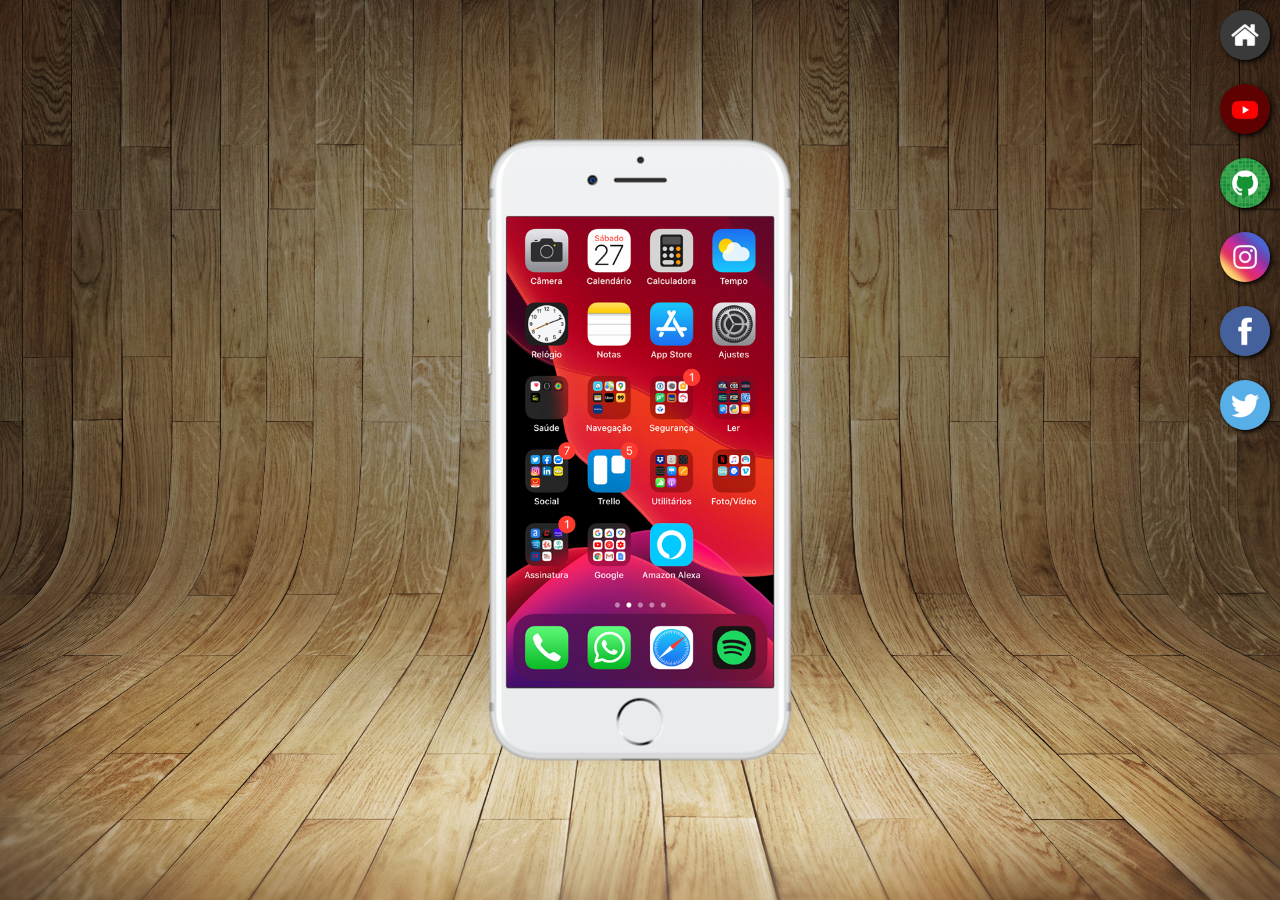
<file: index.html>
<!DOCTYPE html>
<html lang="pt-br">
<head>
    <meta charset="UTF-8">
    <meta name="viewport" content="width=device-width,
    initial-scale=1.0">
    <link rel="shortcut icon" href="favicon.ico" type="image/x-icon">
    <link rel="stylesheet" href="estilos/style.css">
    <title>Projeto Redes Sociais </title>
</head>
<body>
    <main>
        <section id="telefone">
            <iframe src="home.html" name="tela" id="tela" 
            frameborder="0"></iframe>

        </section>
        <section id="redes-sociais">
            <a href="home.html" target="tela"><img src="imagens/logo-home.jpg"
            alt="Home"></a><br>
            <a href="youtube.html" target="tela"><img src="imagens/logo-youtube.jpg" 
            alt="YouTube"></a><br>
            <a href="github.html" target="tela"><img src="imagens/logo-github.jpg" 
            alt="GitHub"></a><br>
            <a href="instagram.html" target="tela"><img src="imagens/logo-instagram.jpg" 
            alt="Instagram"></a ><br>
            <a href="facebook.html" target="tela"><img src="imagens/logo-facebook.jpg" 
            alt="Facebook"></a><br>
            <a href="twitter.html" target="tela"><img src="imagens/logo-twitter.jpg" 
            alt="Twitter"></a>

        </section>
    </main>
    
</body>

</html>
</file>
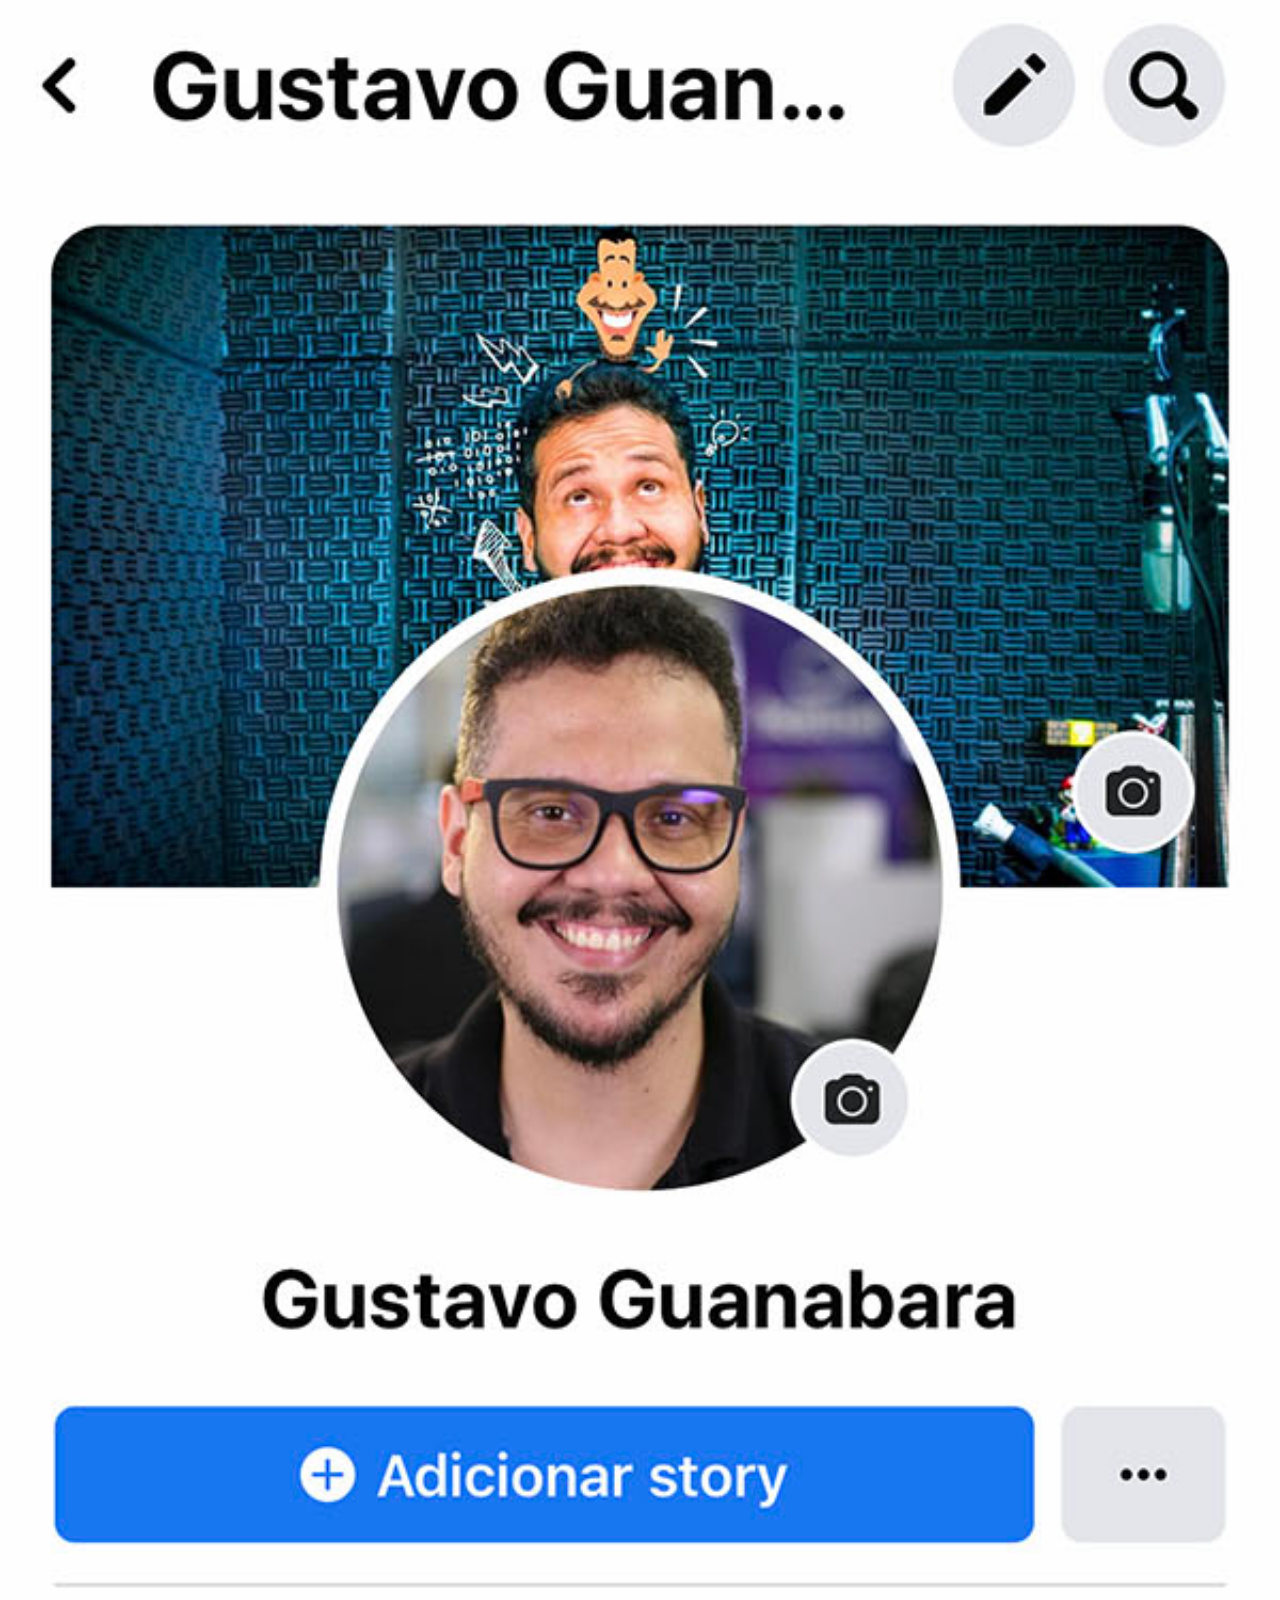
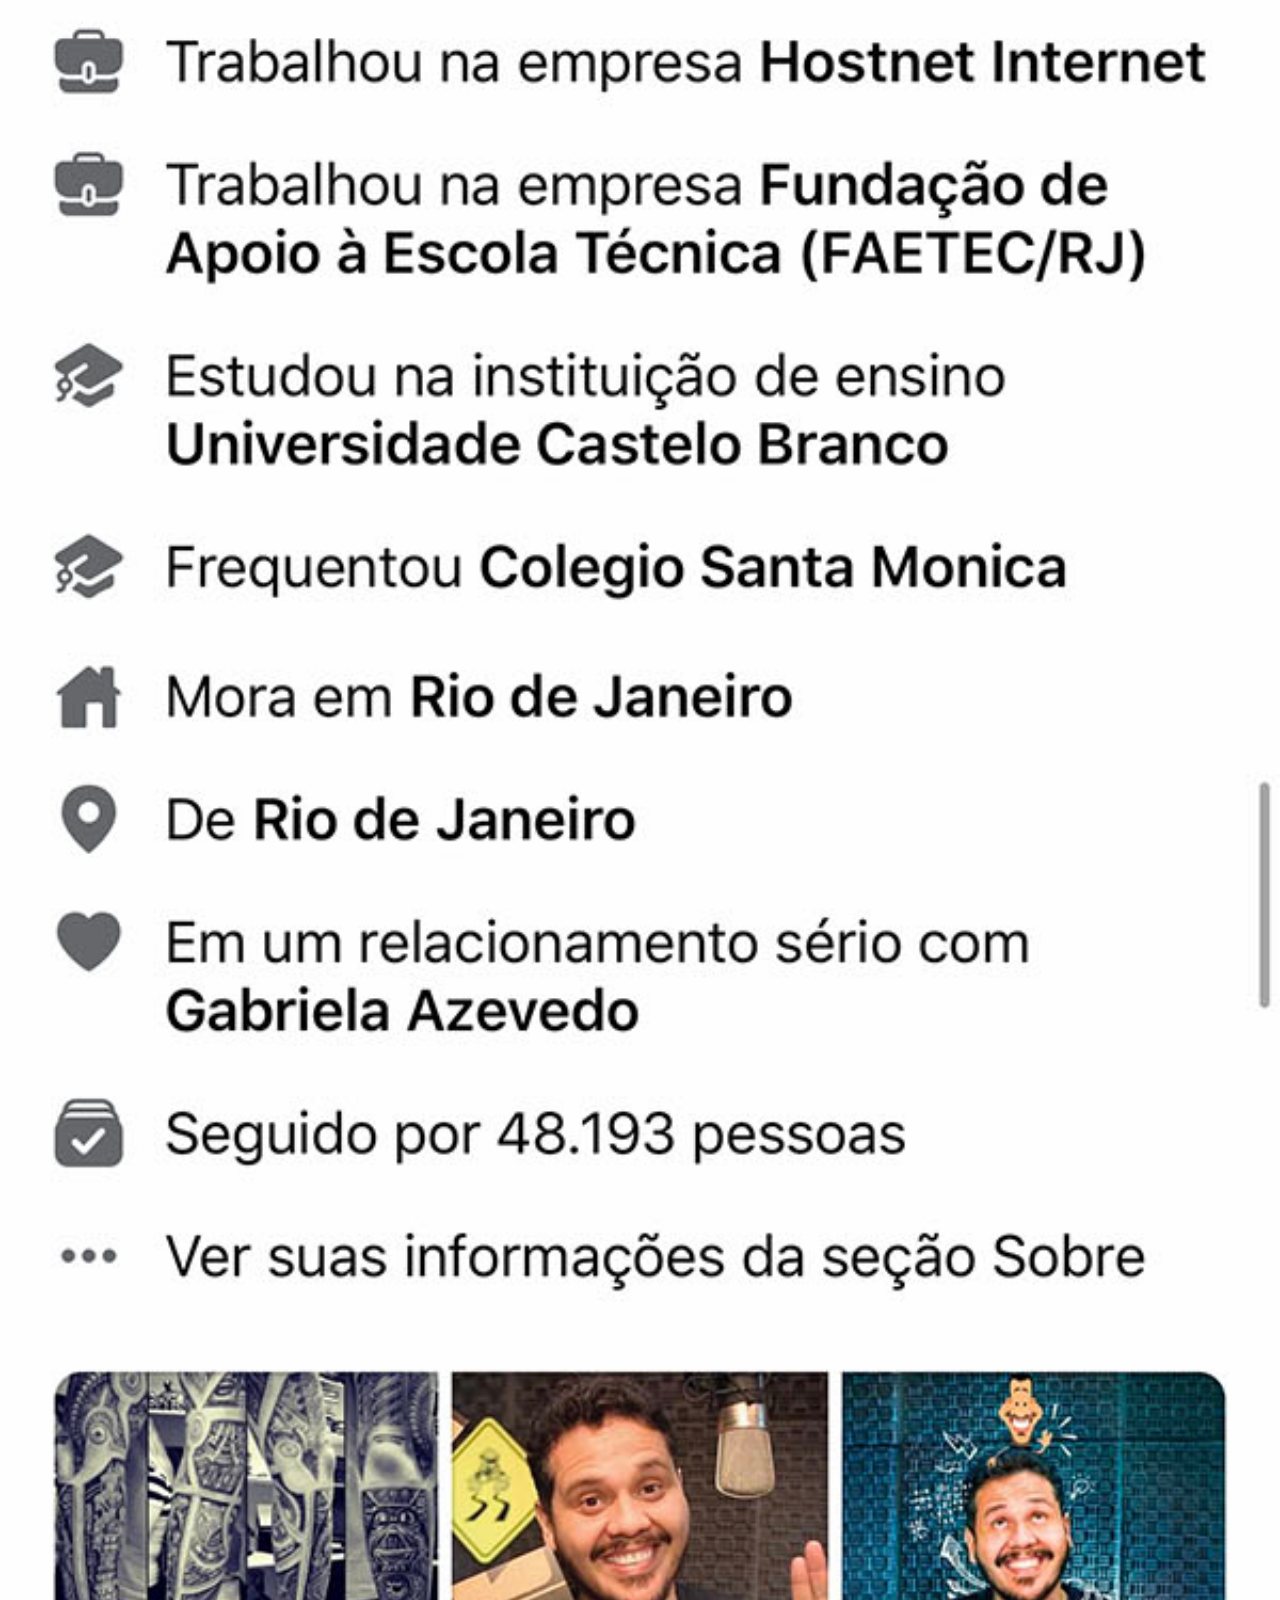
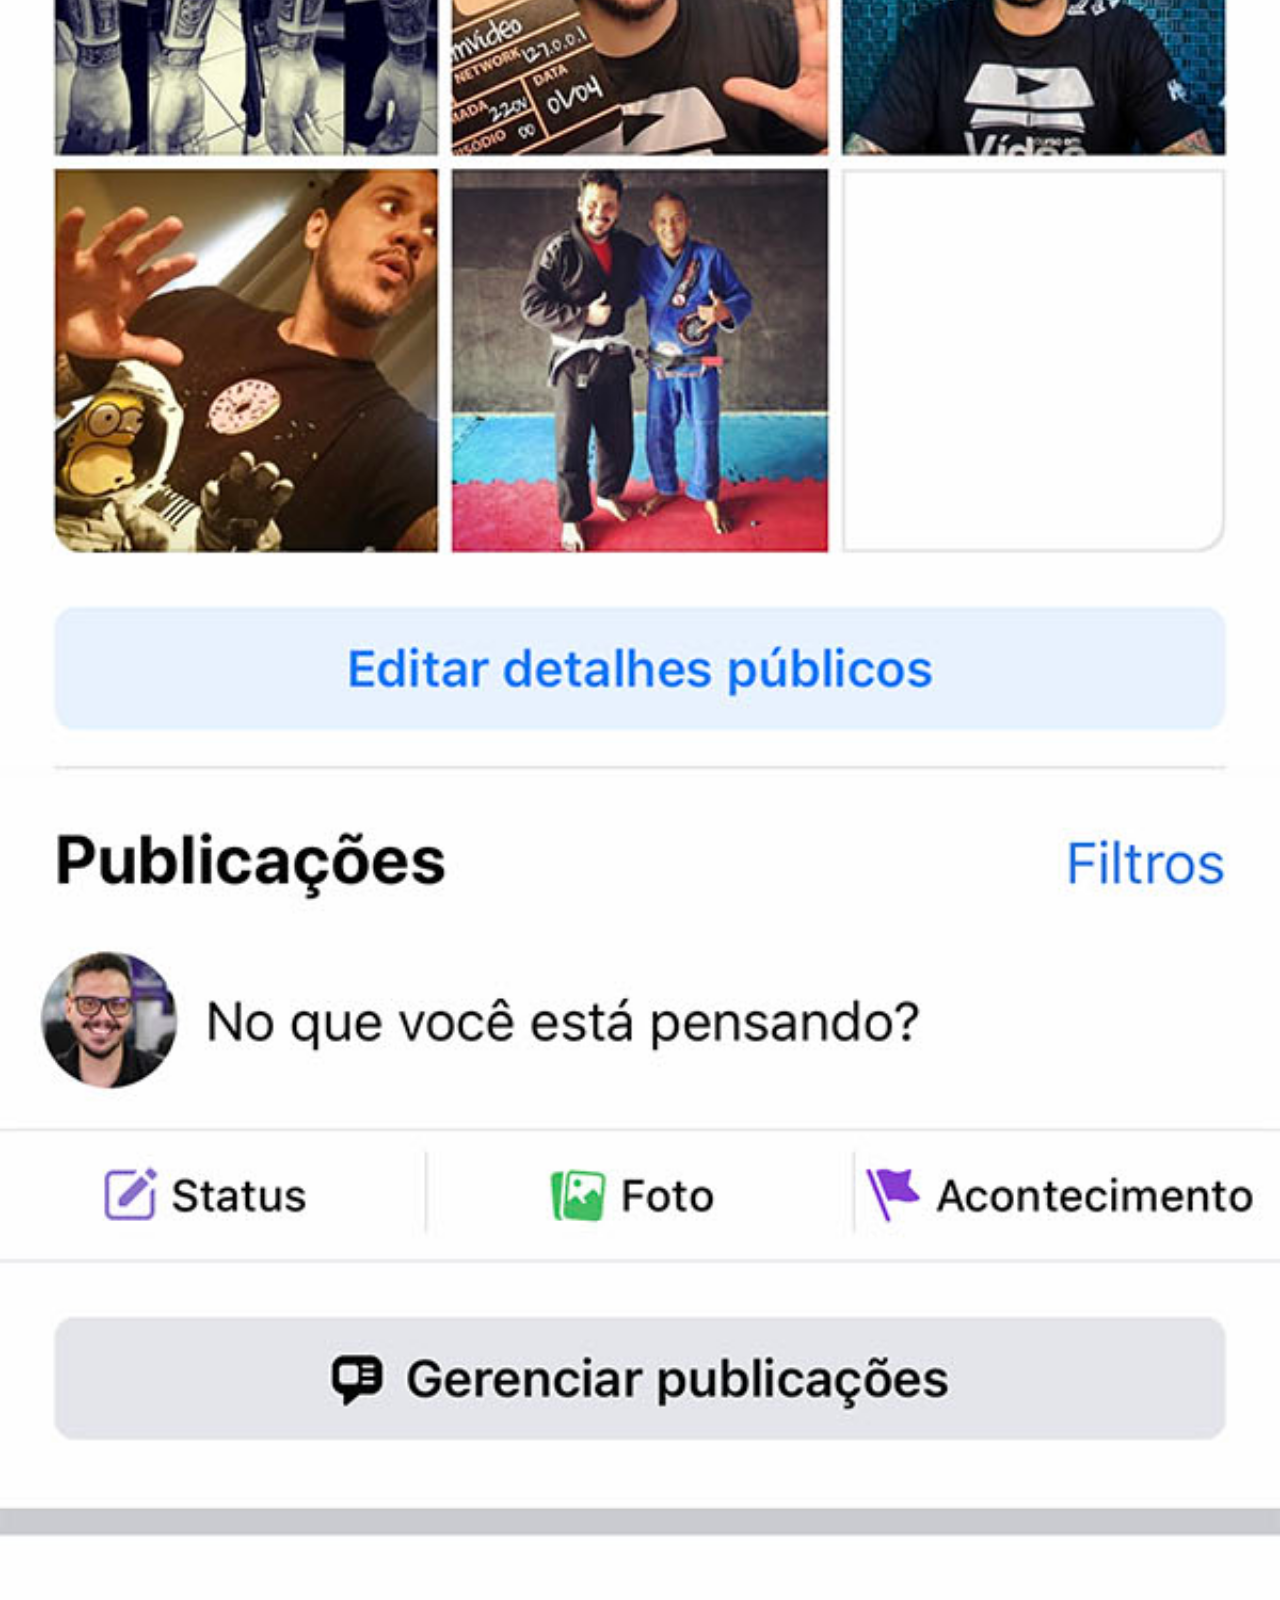
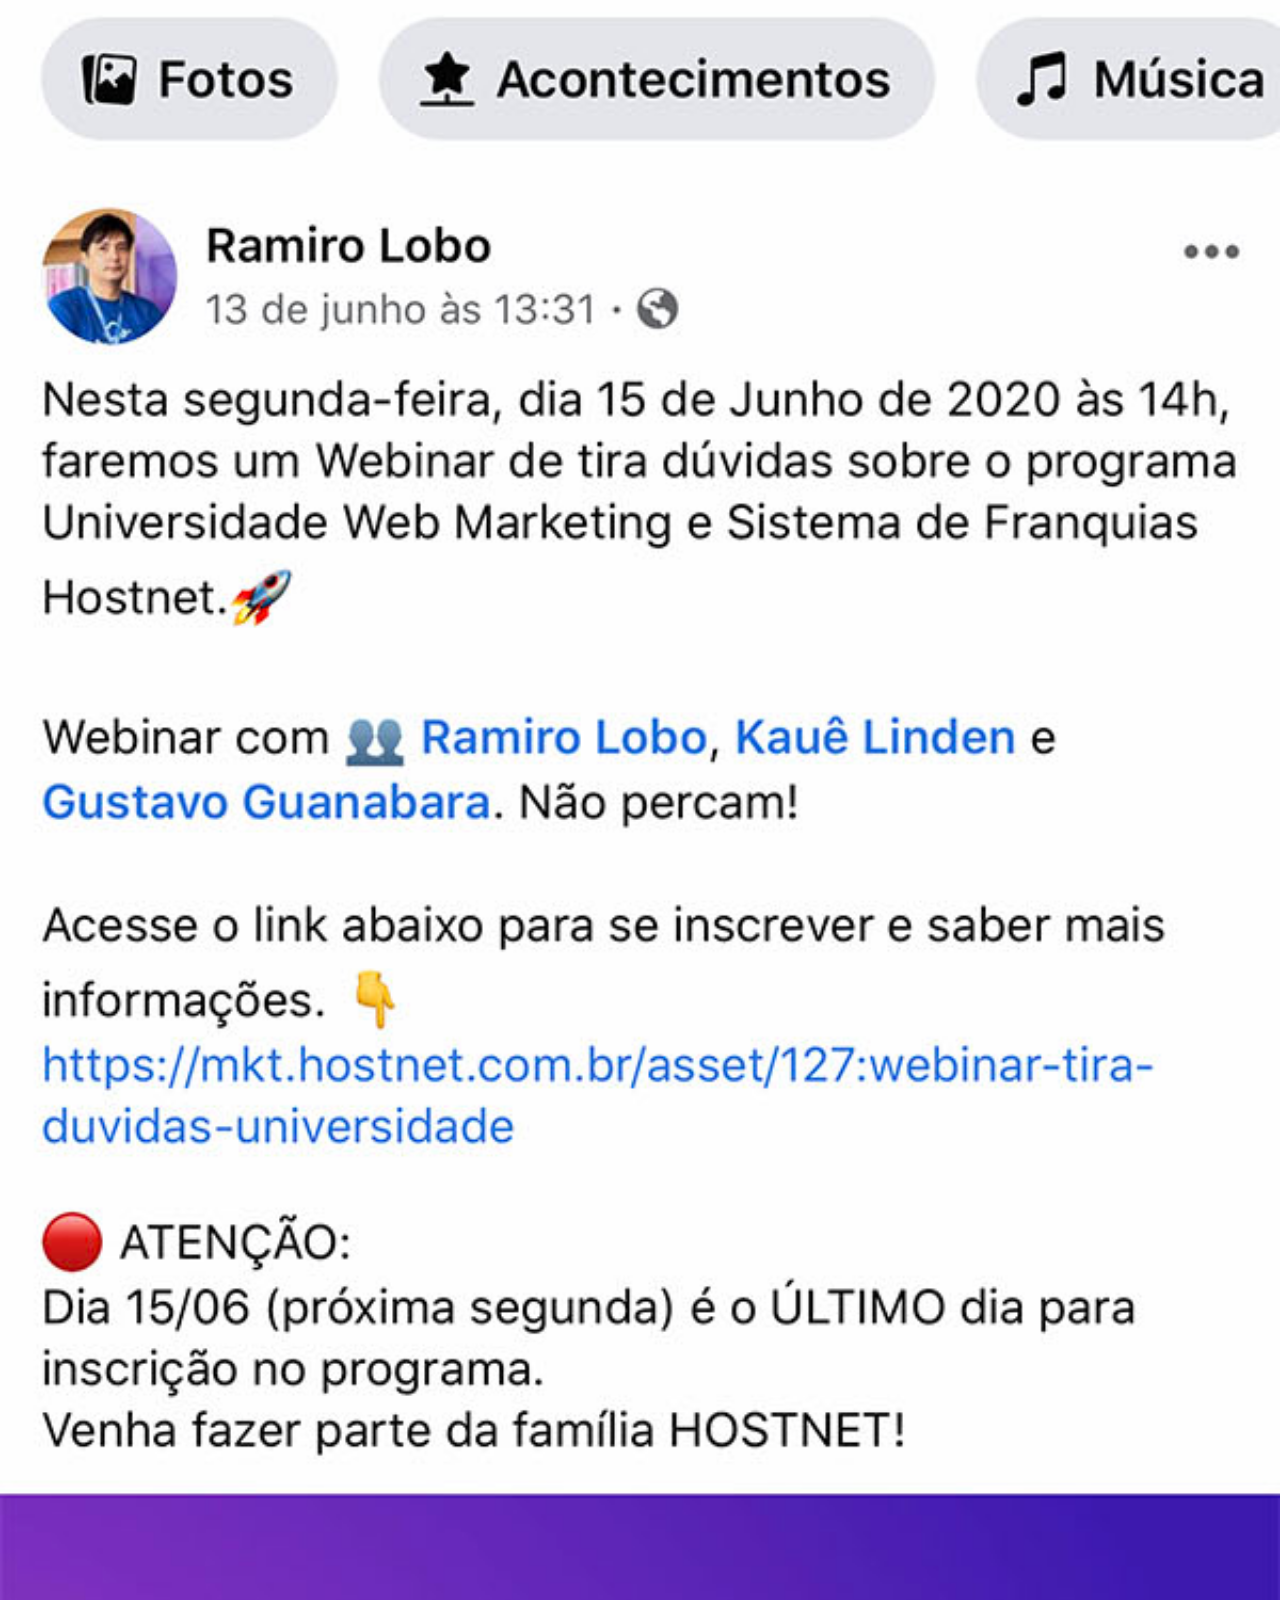
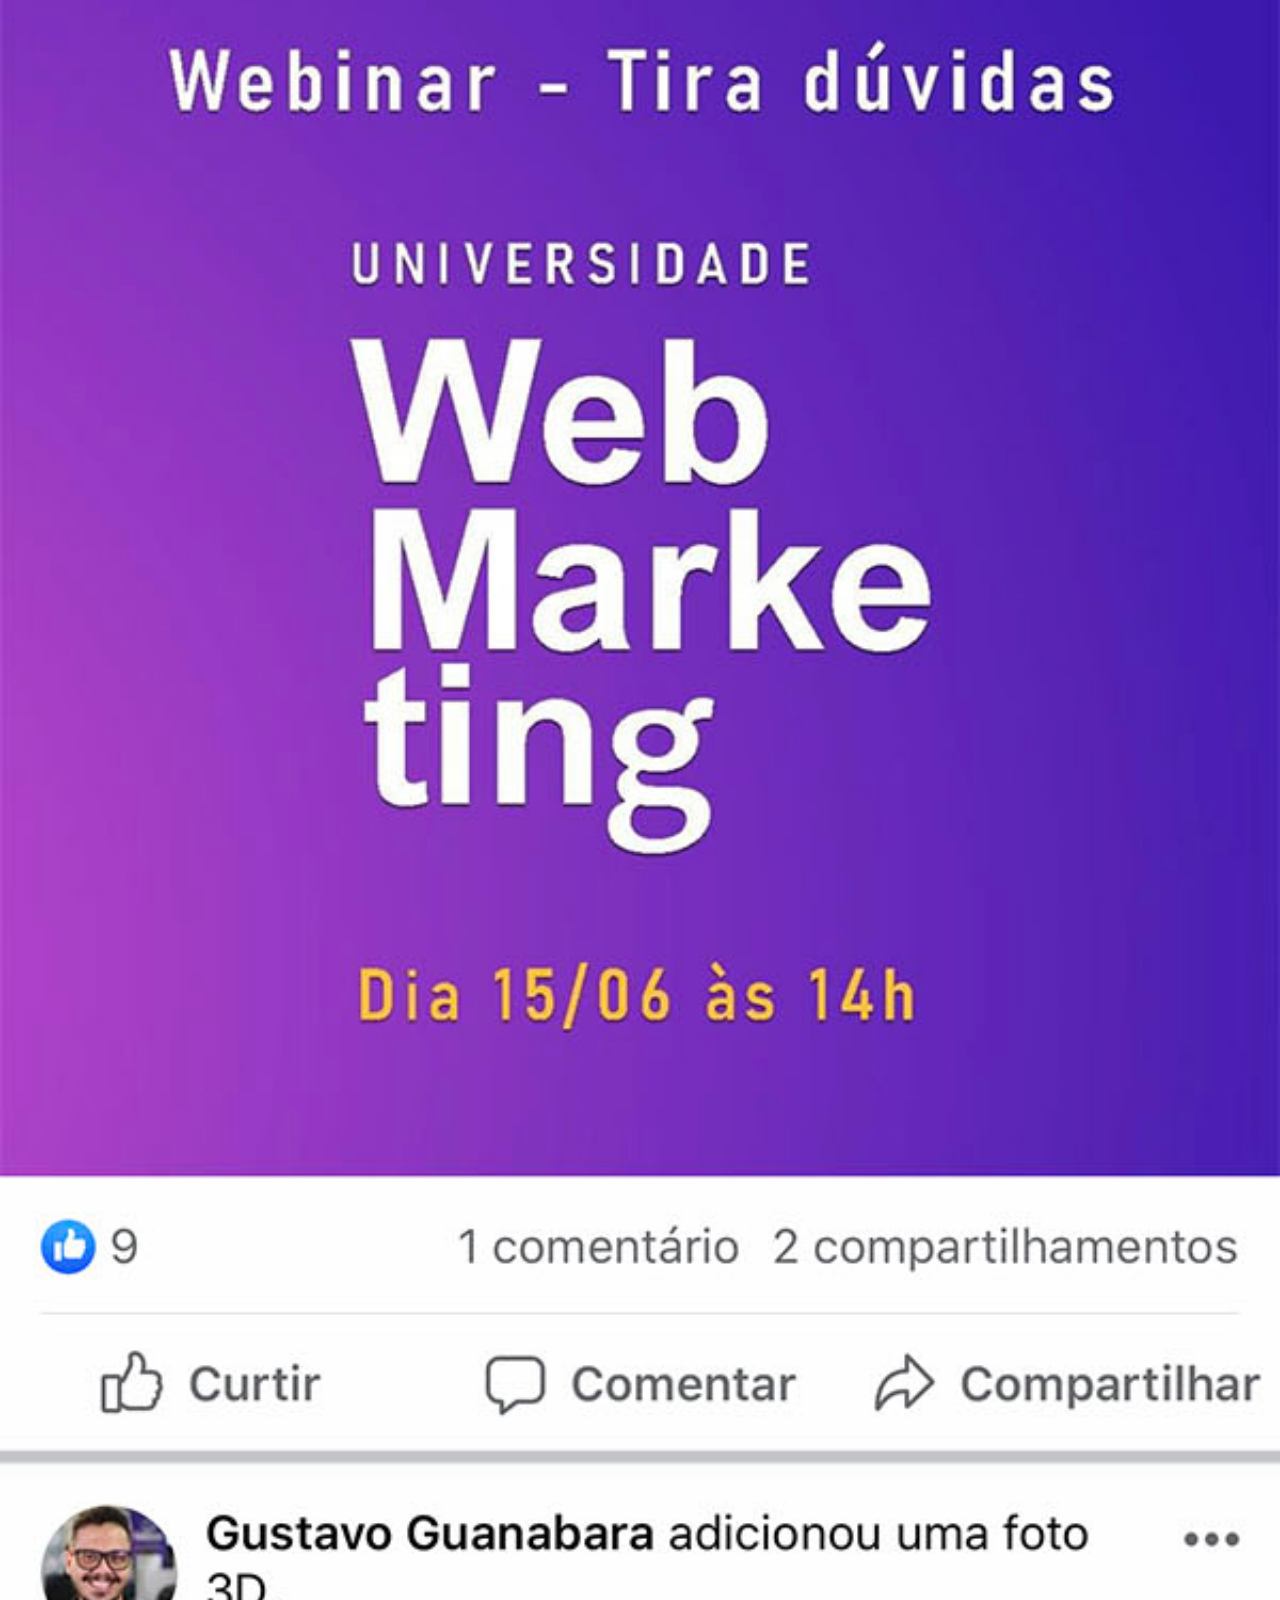
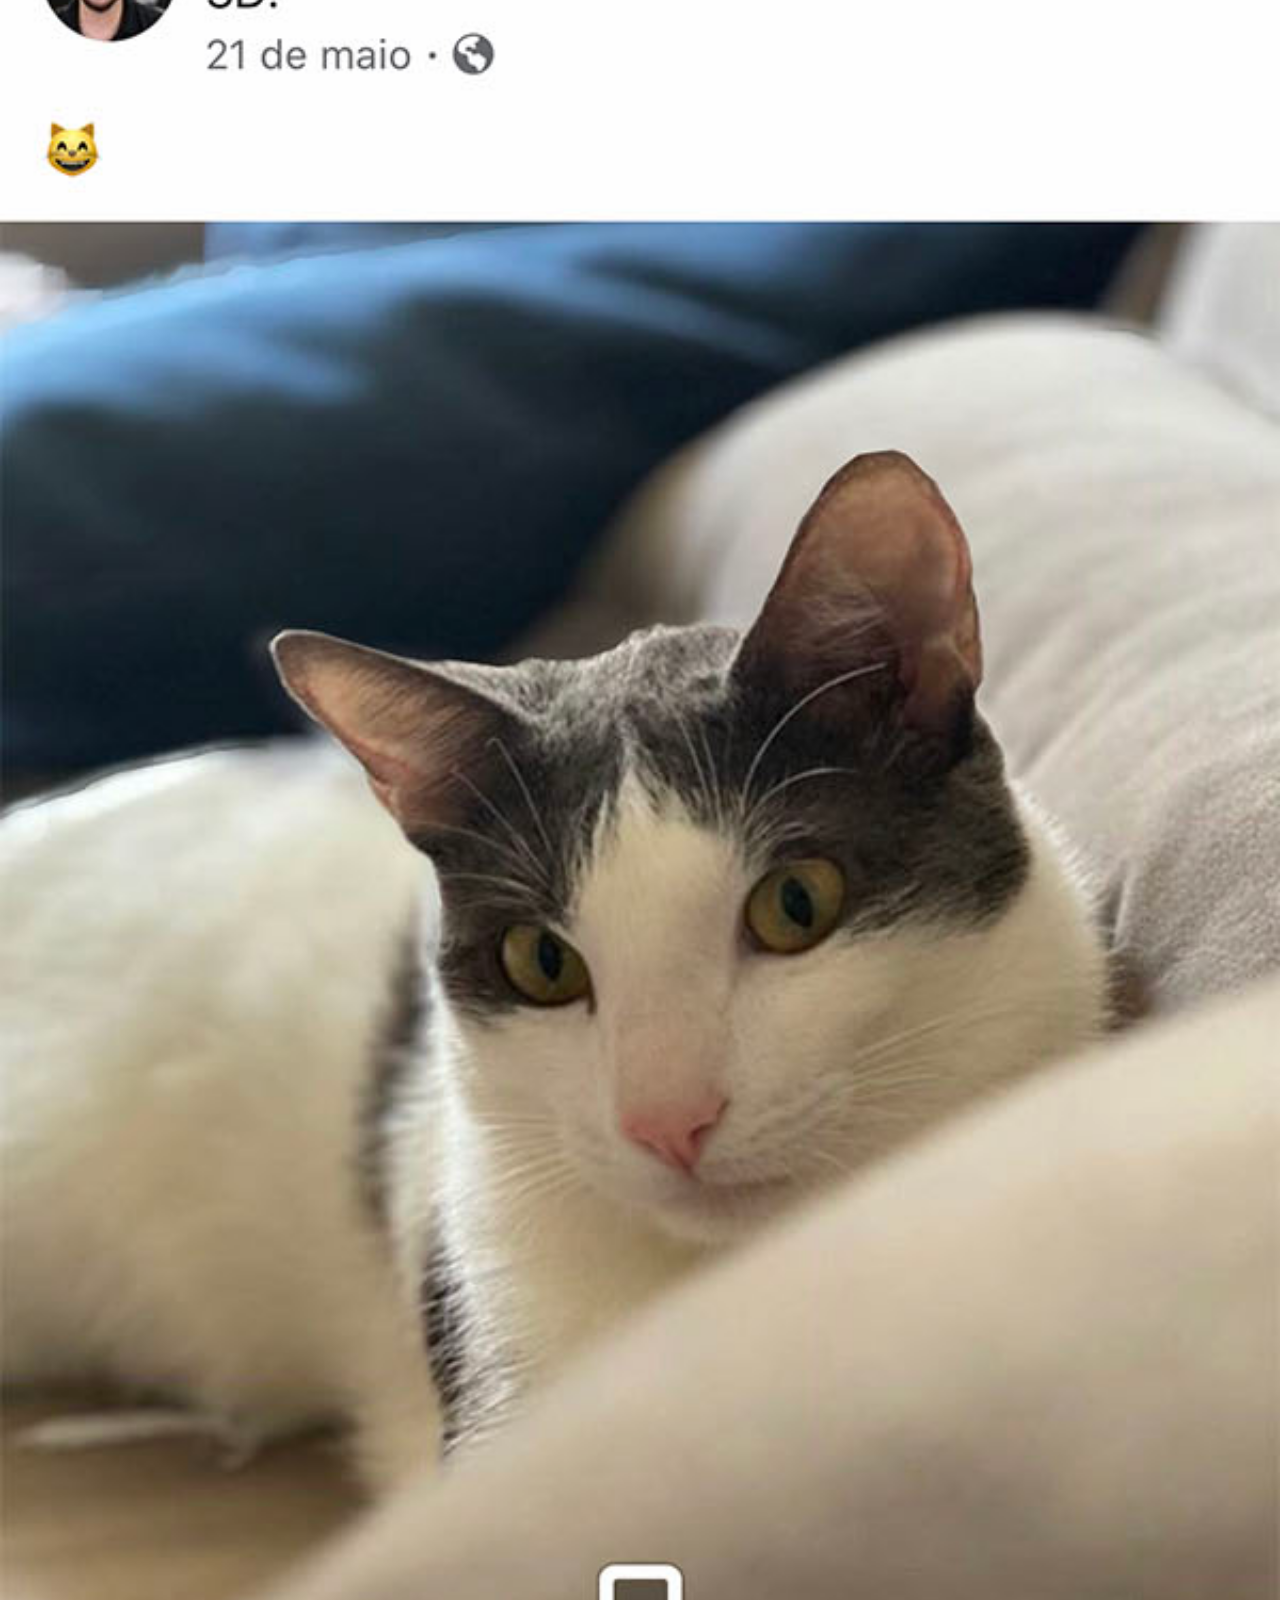
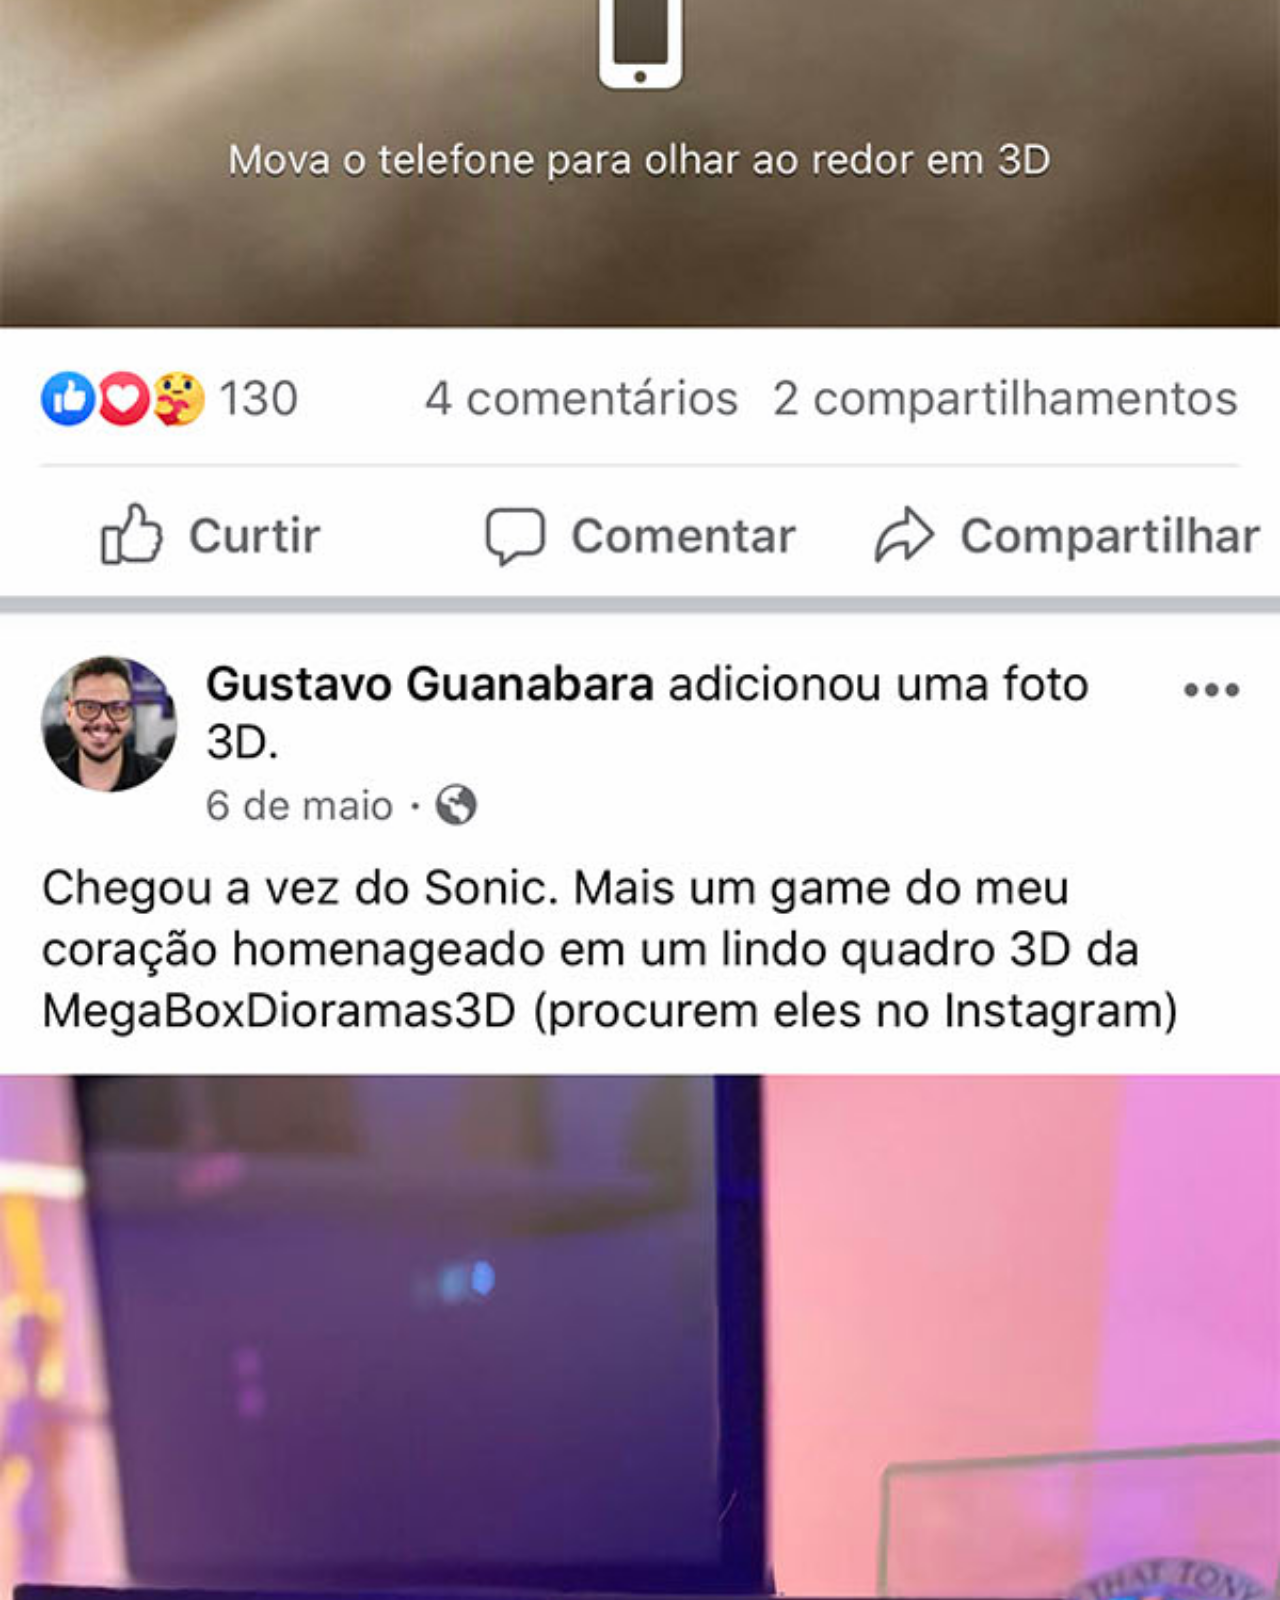
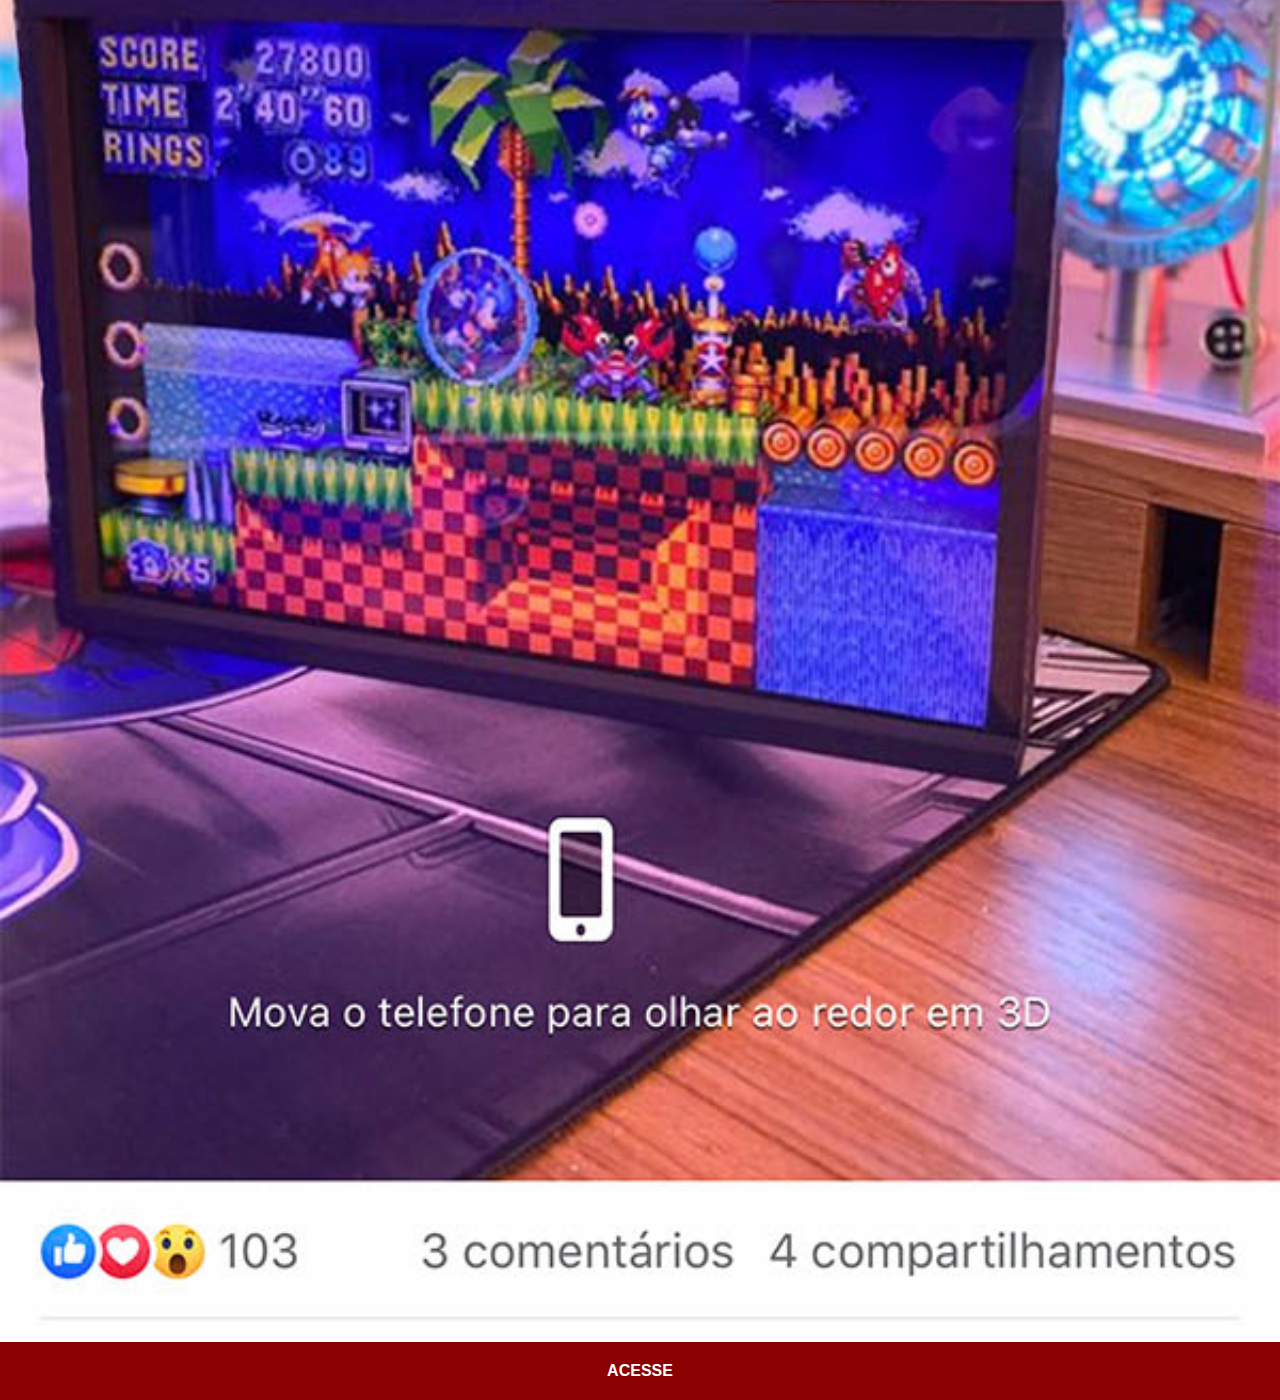
<file: facebook.html>
<!DOCTYPE html>
<html lang="pt-br">
<head>
    <meta charset="UTF-8">
    <meta http-equiv="X-UA-Compatible" content="IE=edge">
    <meta name="viewport" content="width=device-width, initial-scale=1.0">
    <title>Facebook</title>
    <link rel="stylesheet" href="estilos/social.css">
</head>
<body>
    <img src="imagens/tela-facebook.jpg" alt="Facebook">
    <a href="https://www.facebook.com/cicero.vilela.9/" target="_blank">ACESSE</a> 
</body>
</html>
</file>
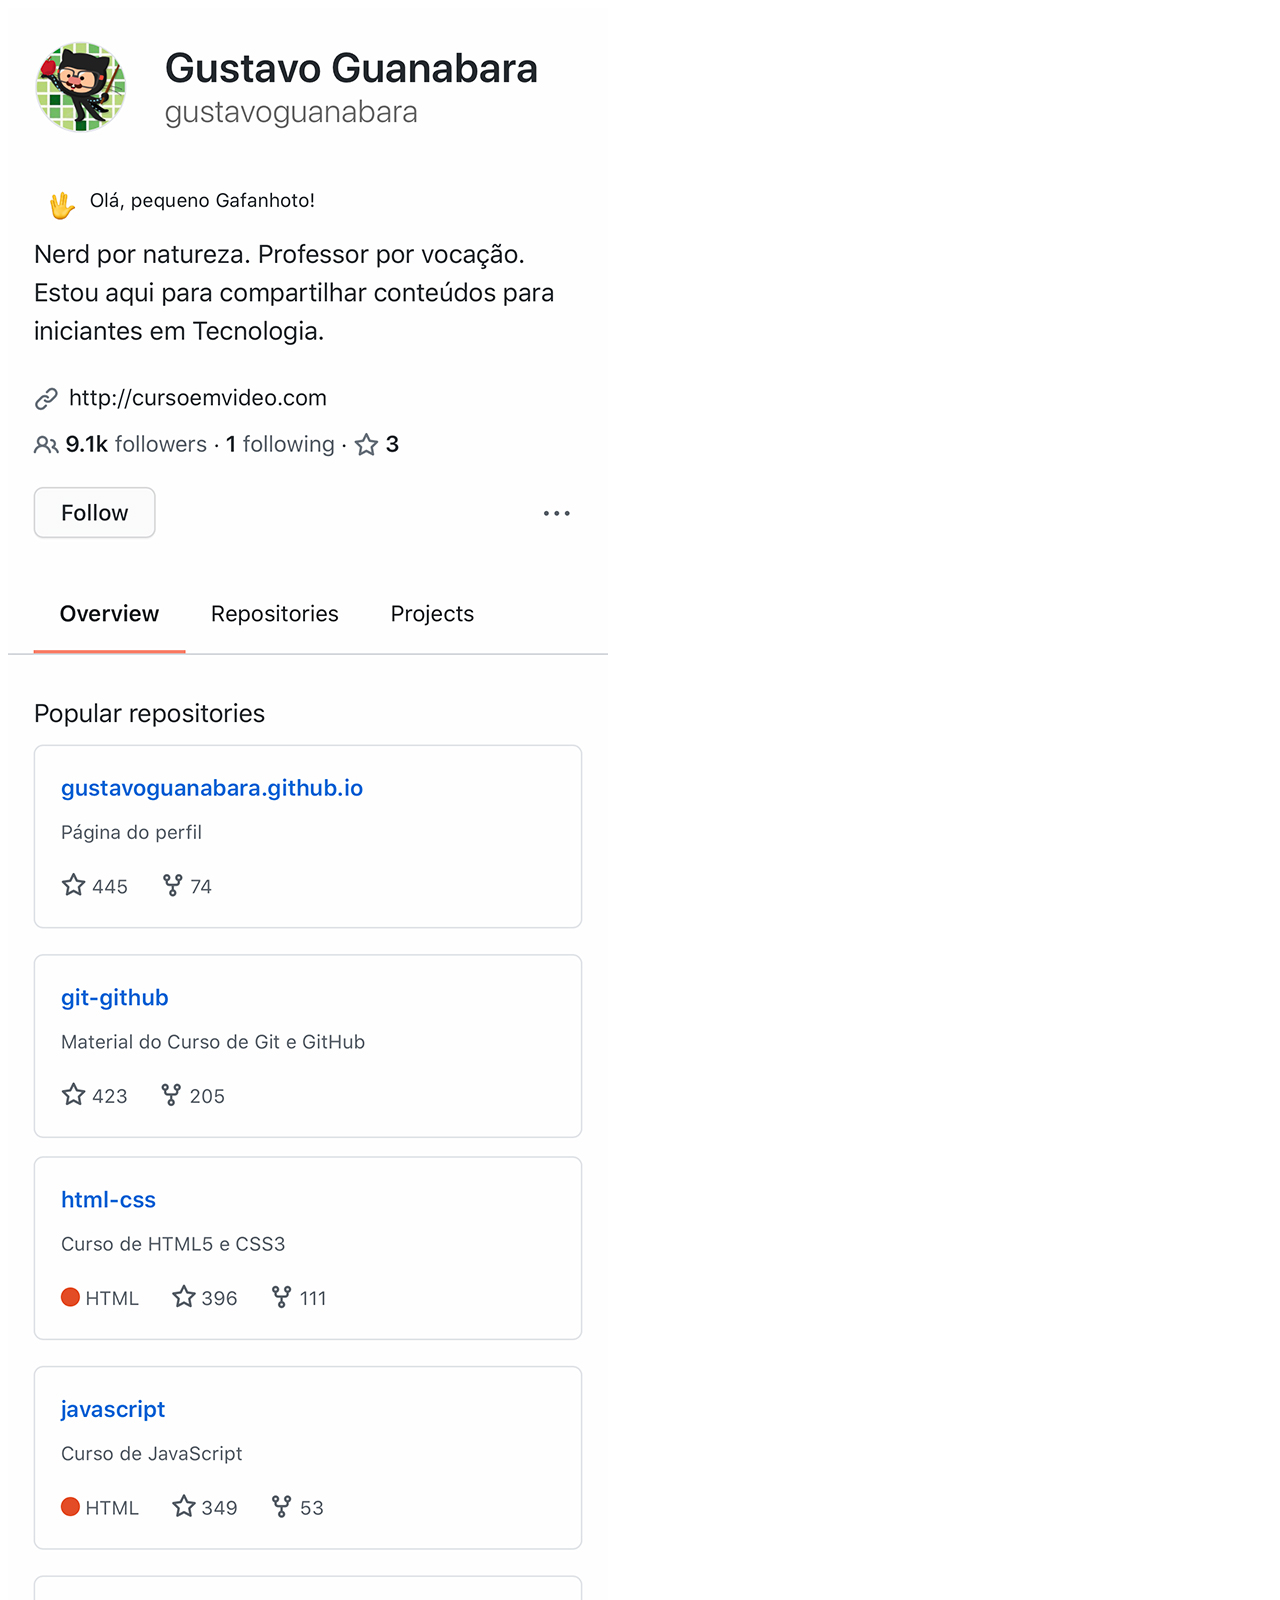
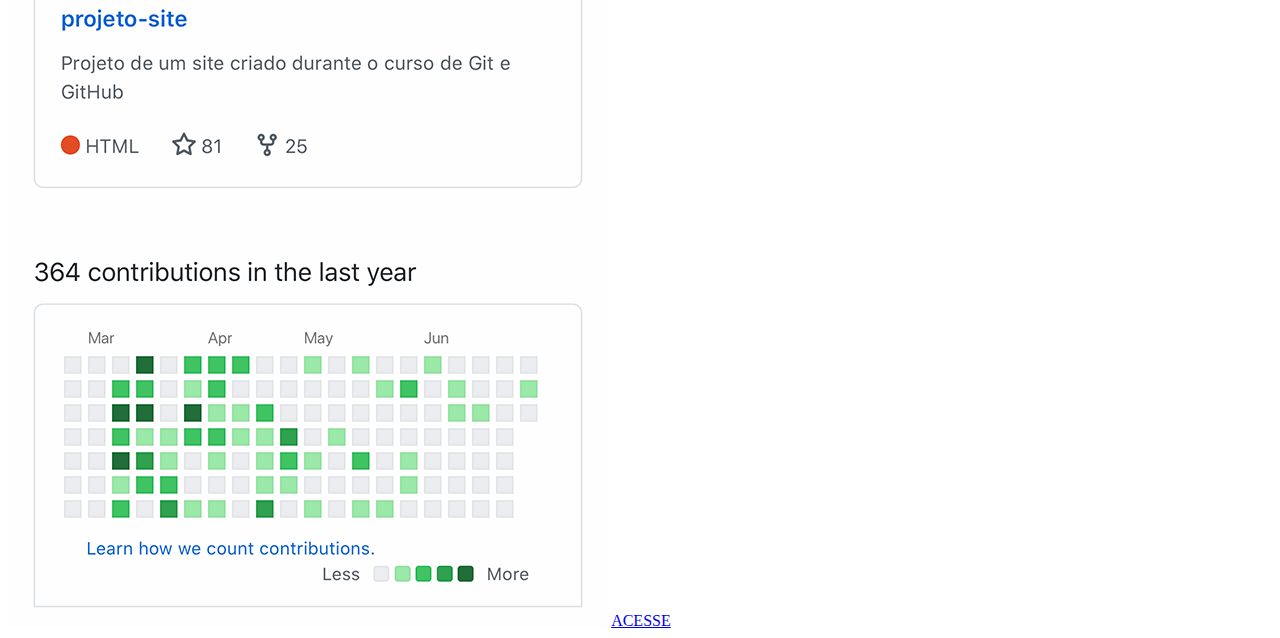
<file: github.html>
<!DOCTYPE html>
<html lang="pt-br">
<head>
    <meta charset="UTF-8">
    <meta http-equiv="X-UA-Compatible" content="IE=edge">
    <meta name="viewport" content="width=device-width, initial-scale=1.0">
    <title>GitHub</title>
</head>
<body>
    <img src="imagens/tela-github.jpg" alt="GitHub">
    <a href="https://www.youtube.com/user/cicevil" target="_blank">ACESSE</a>
</body>
</html>
</file>
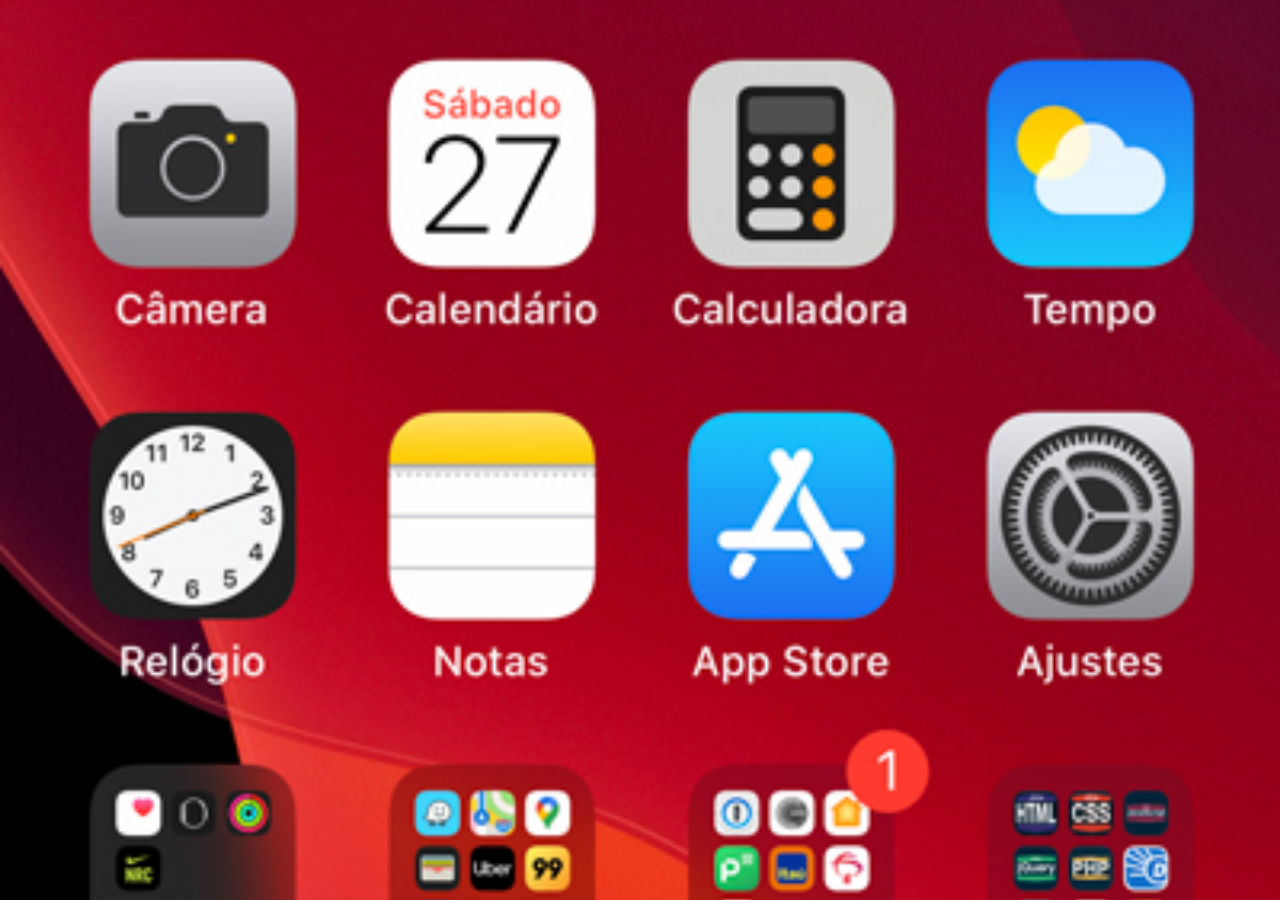
<file: home.html>
<!DOCTYPE html>
<html lang="en">
<head>
    <meta charset="UTF-8">
    <meta http-equiv="X-UA-Compatible" content="IE=edge">
    <meta name="viewport" content="width=device-width, initial-scale=1.0">
    <title>Home</title>
</head>
<style>
    * {
        margin: 0px;
        padding: 0px;
    }

    body {
        width: 100vw;
        height: 100vh;
        background: black url('imagens/tela-home.jpg') 
        no-repeat top center;
        background-size: cover;
    }
</style>
<body>
    
</body>
</html>
</file>
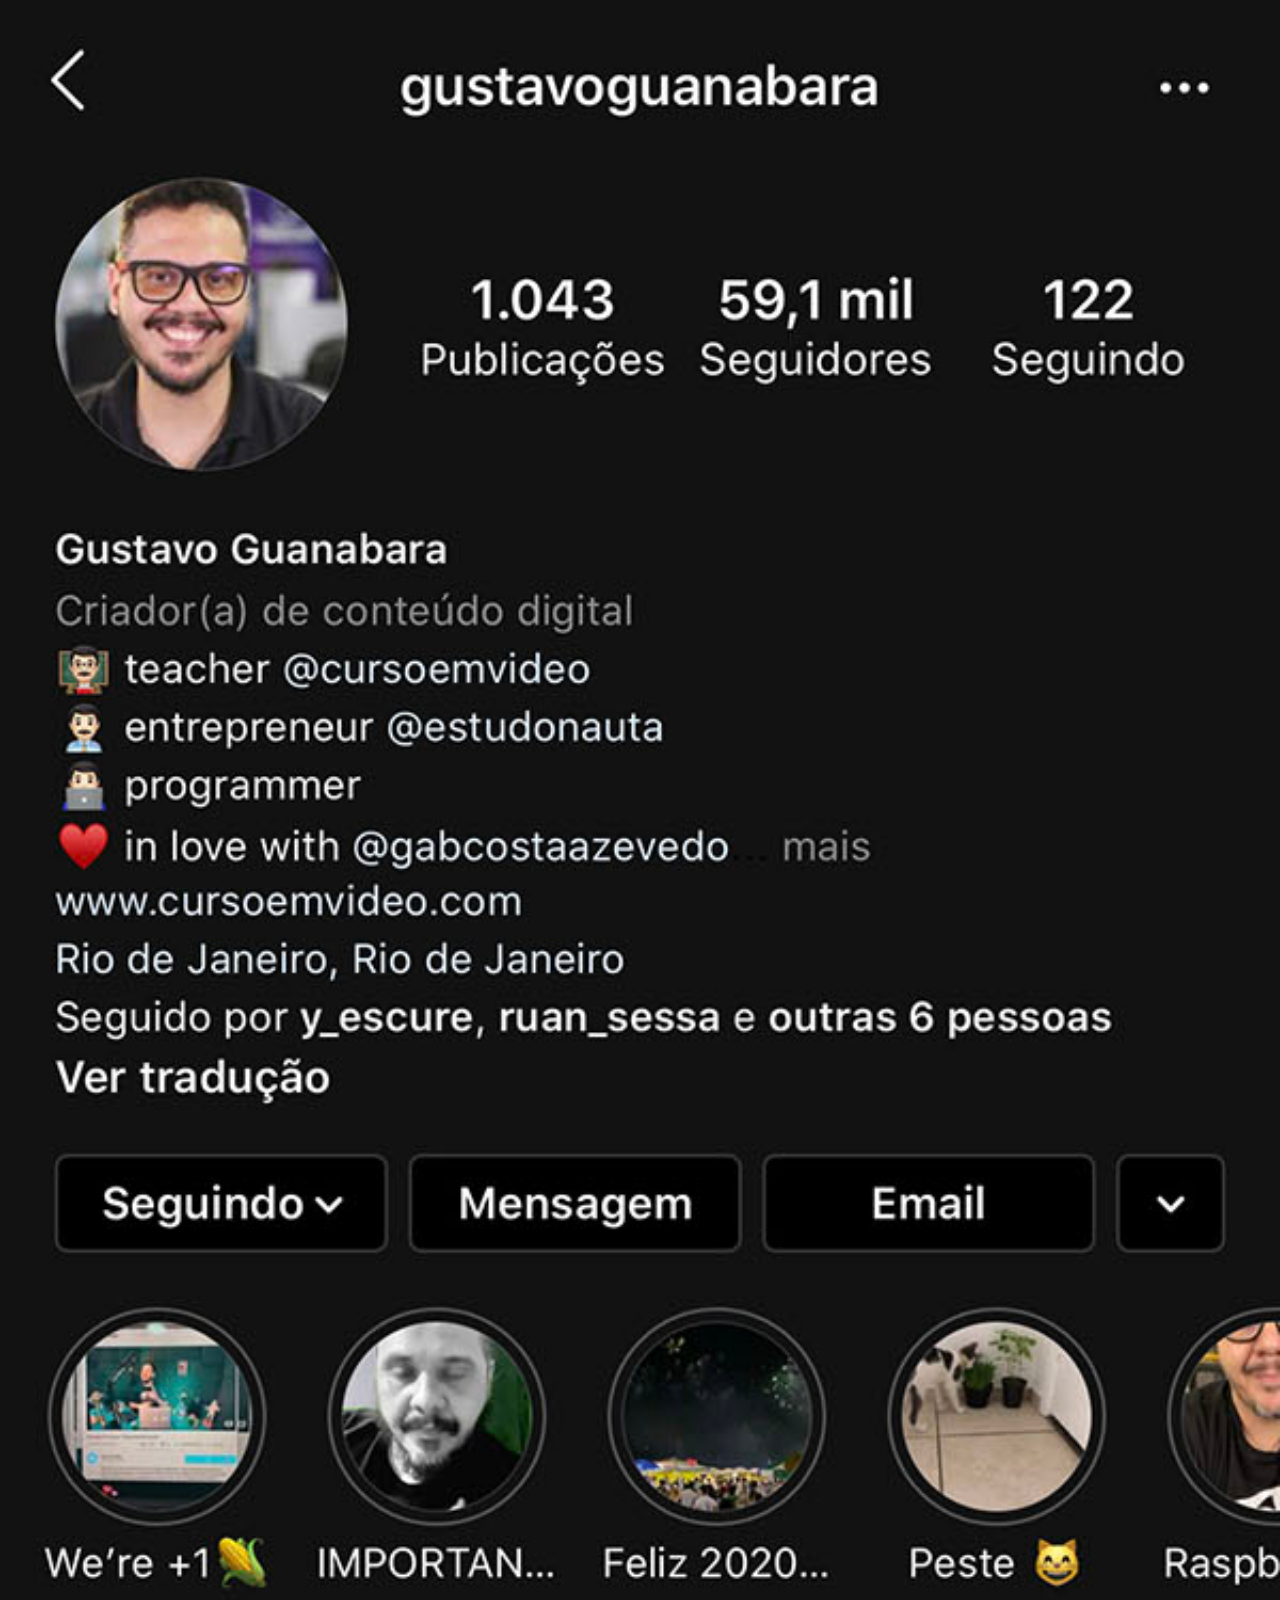
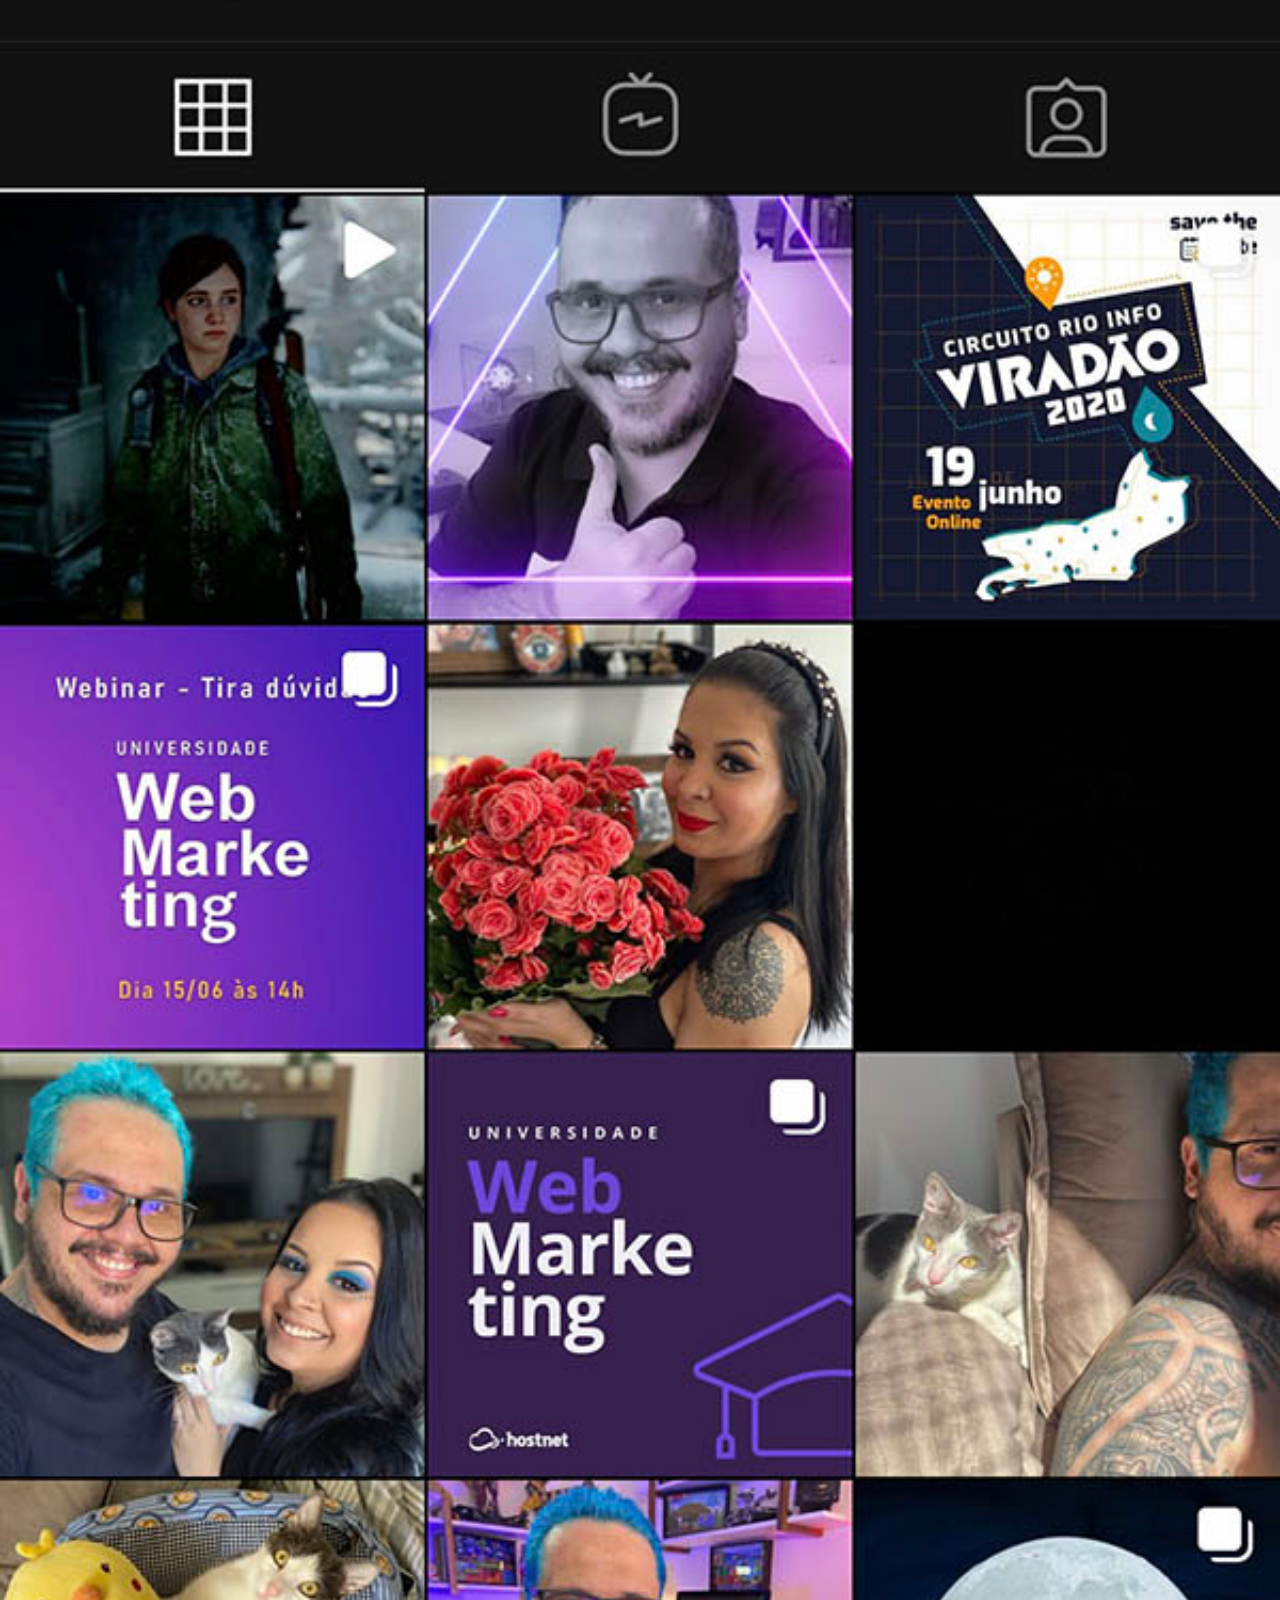
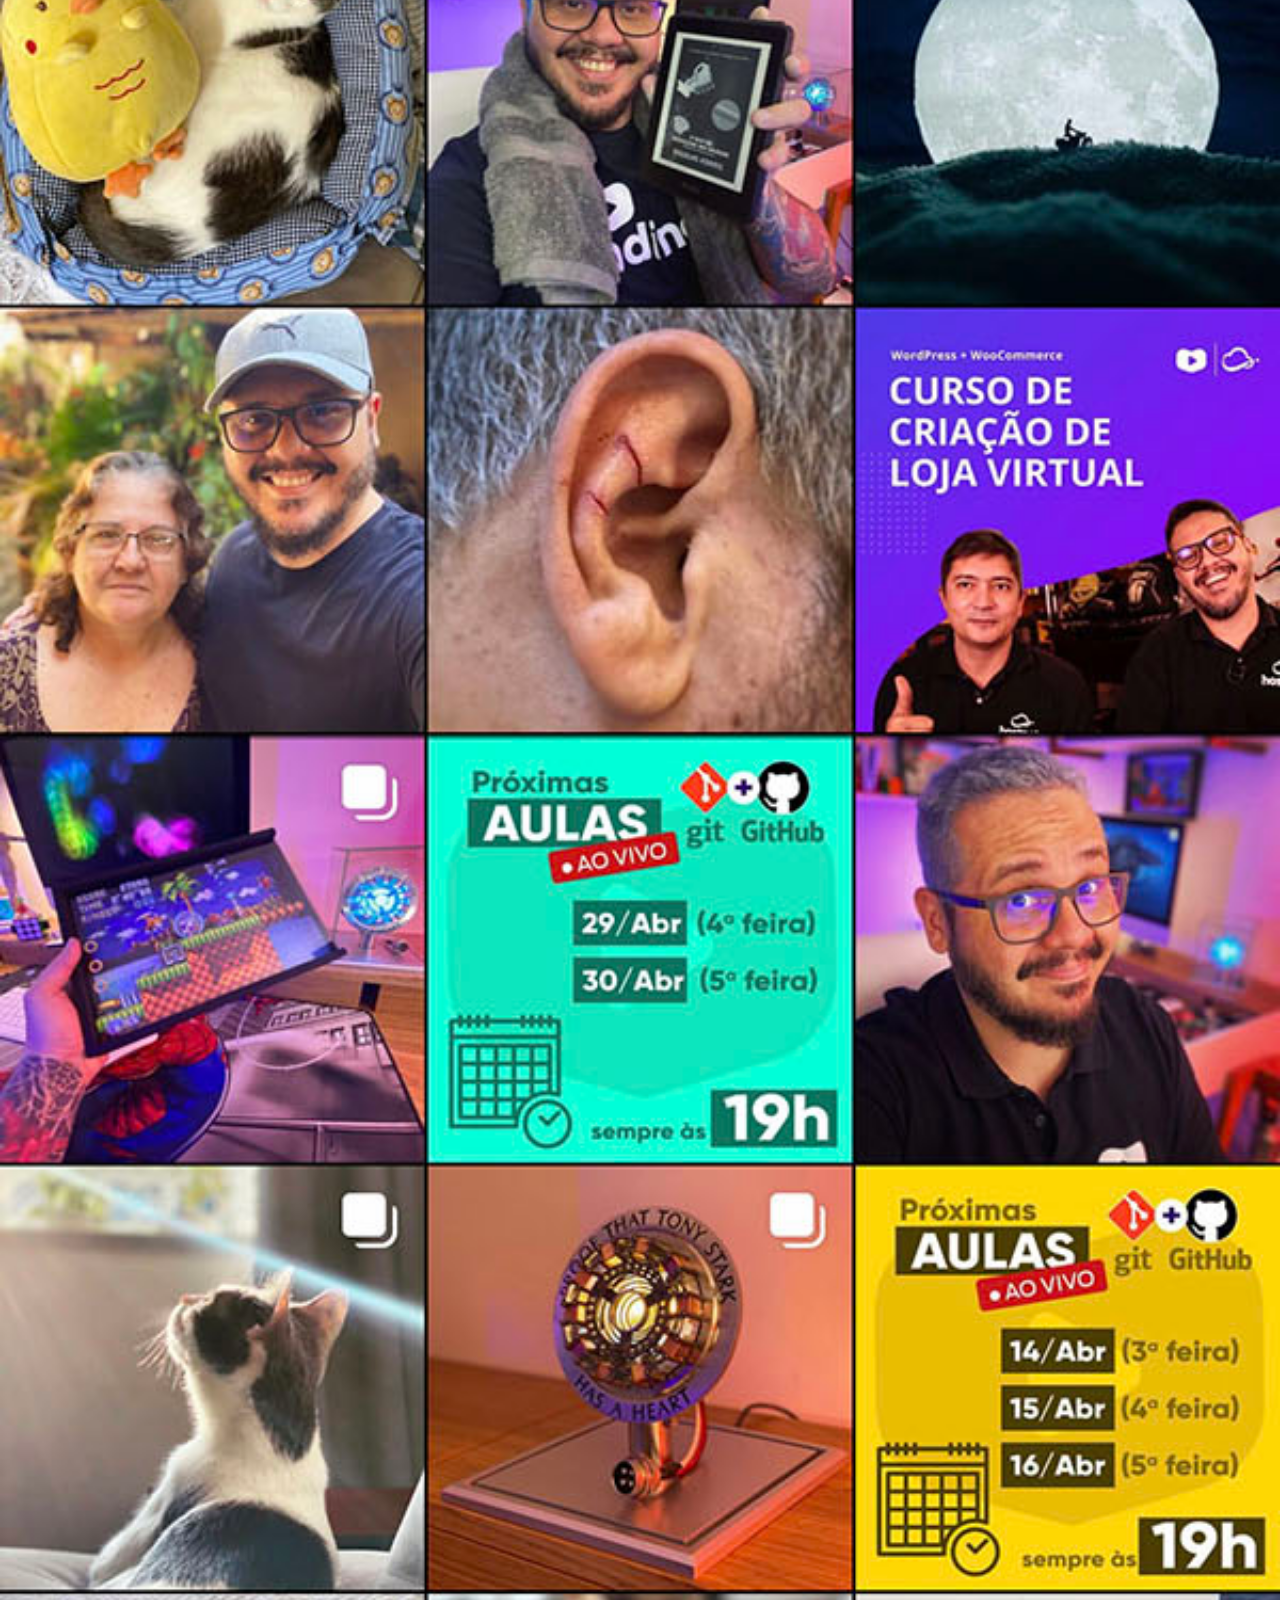
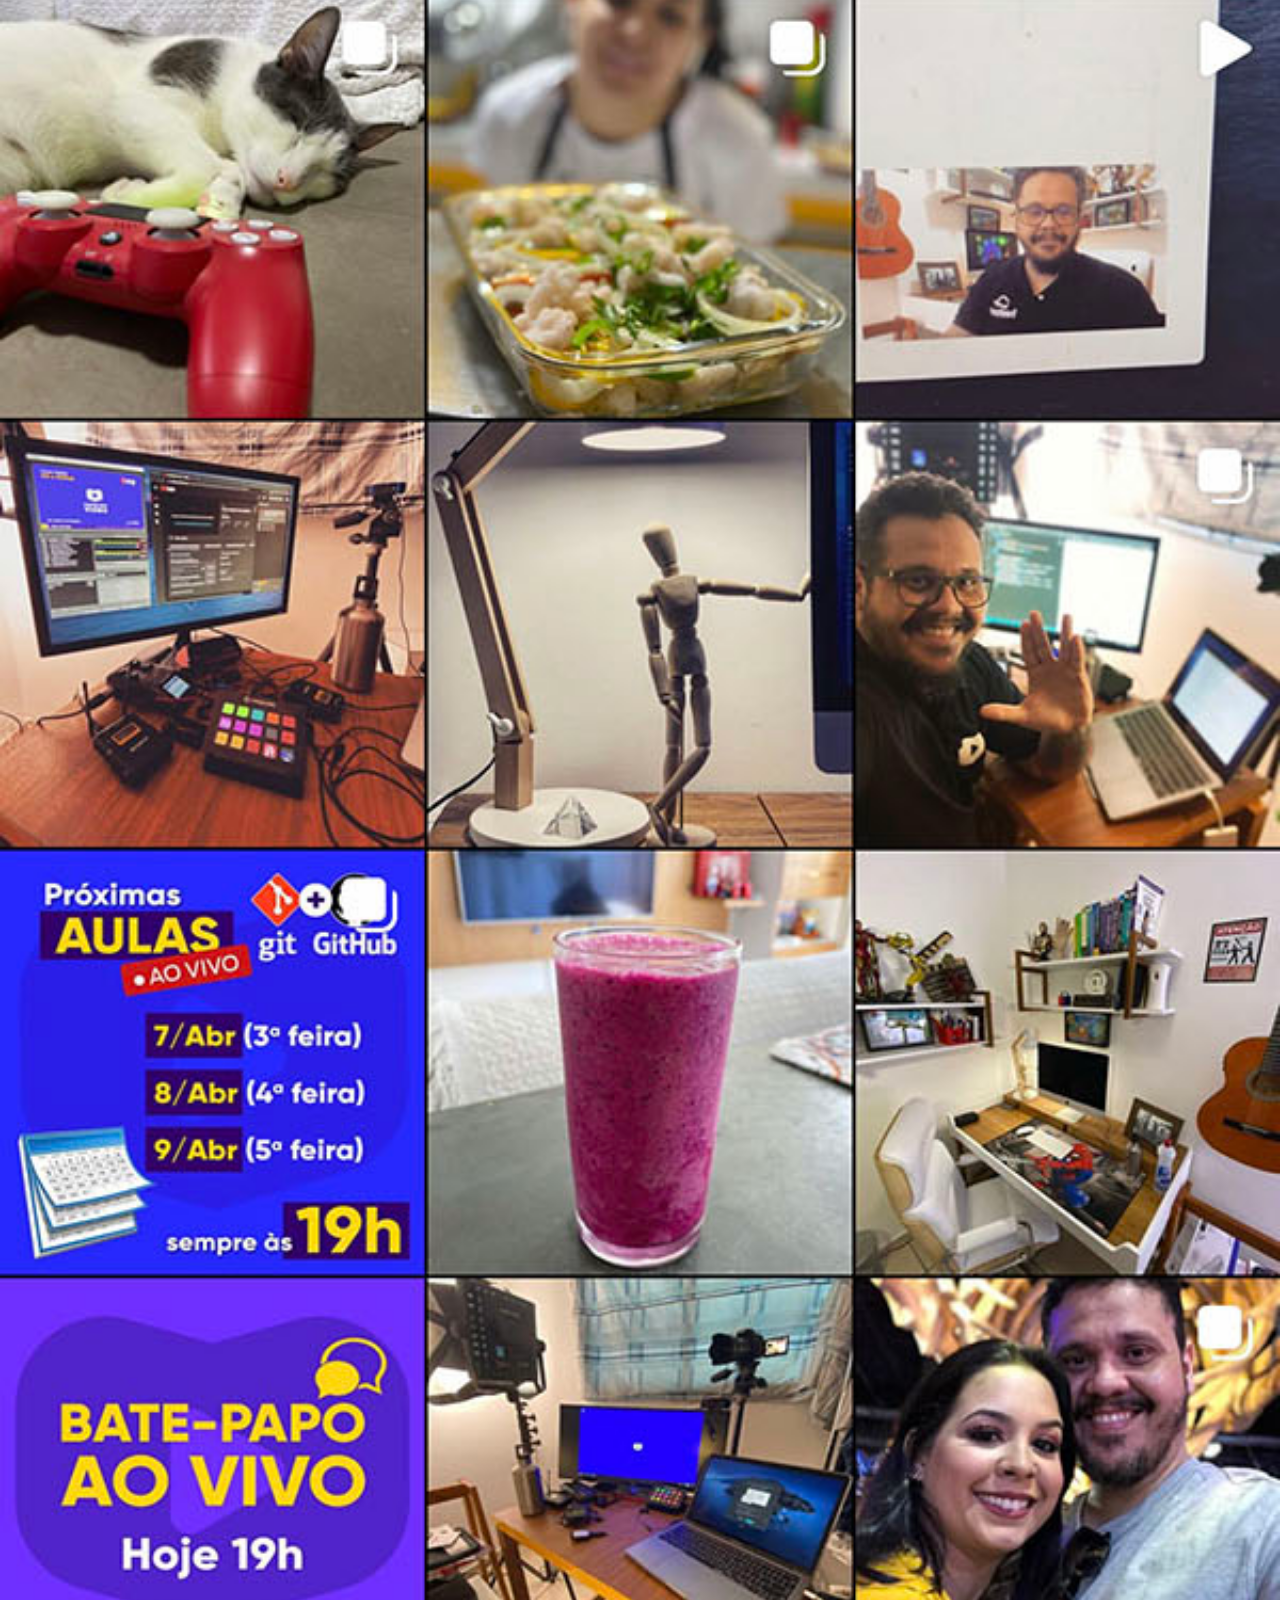
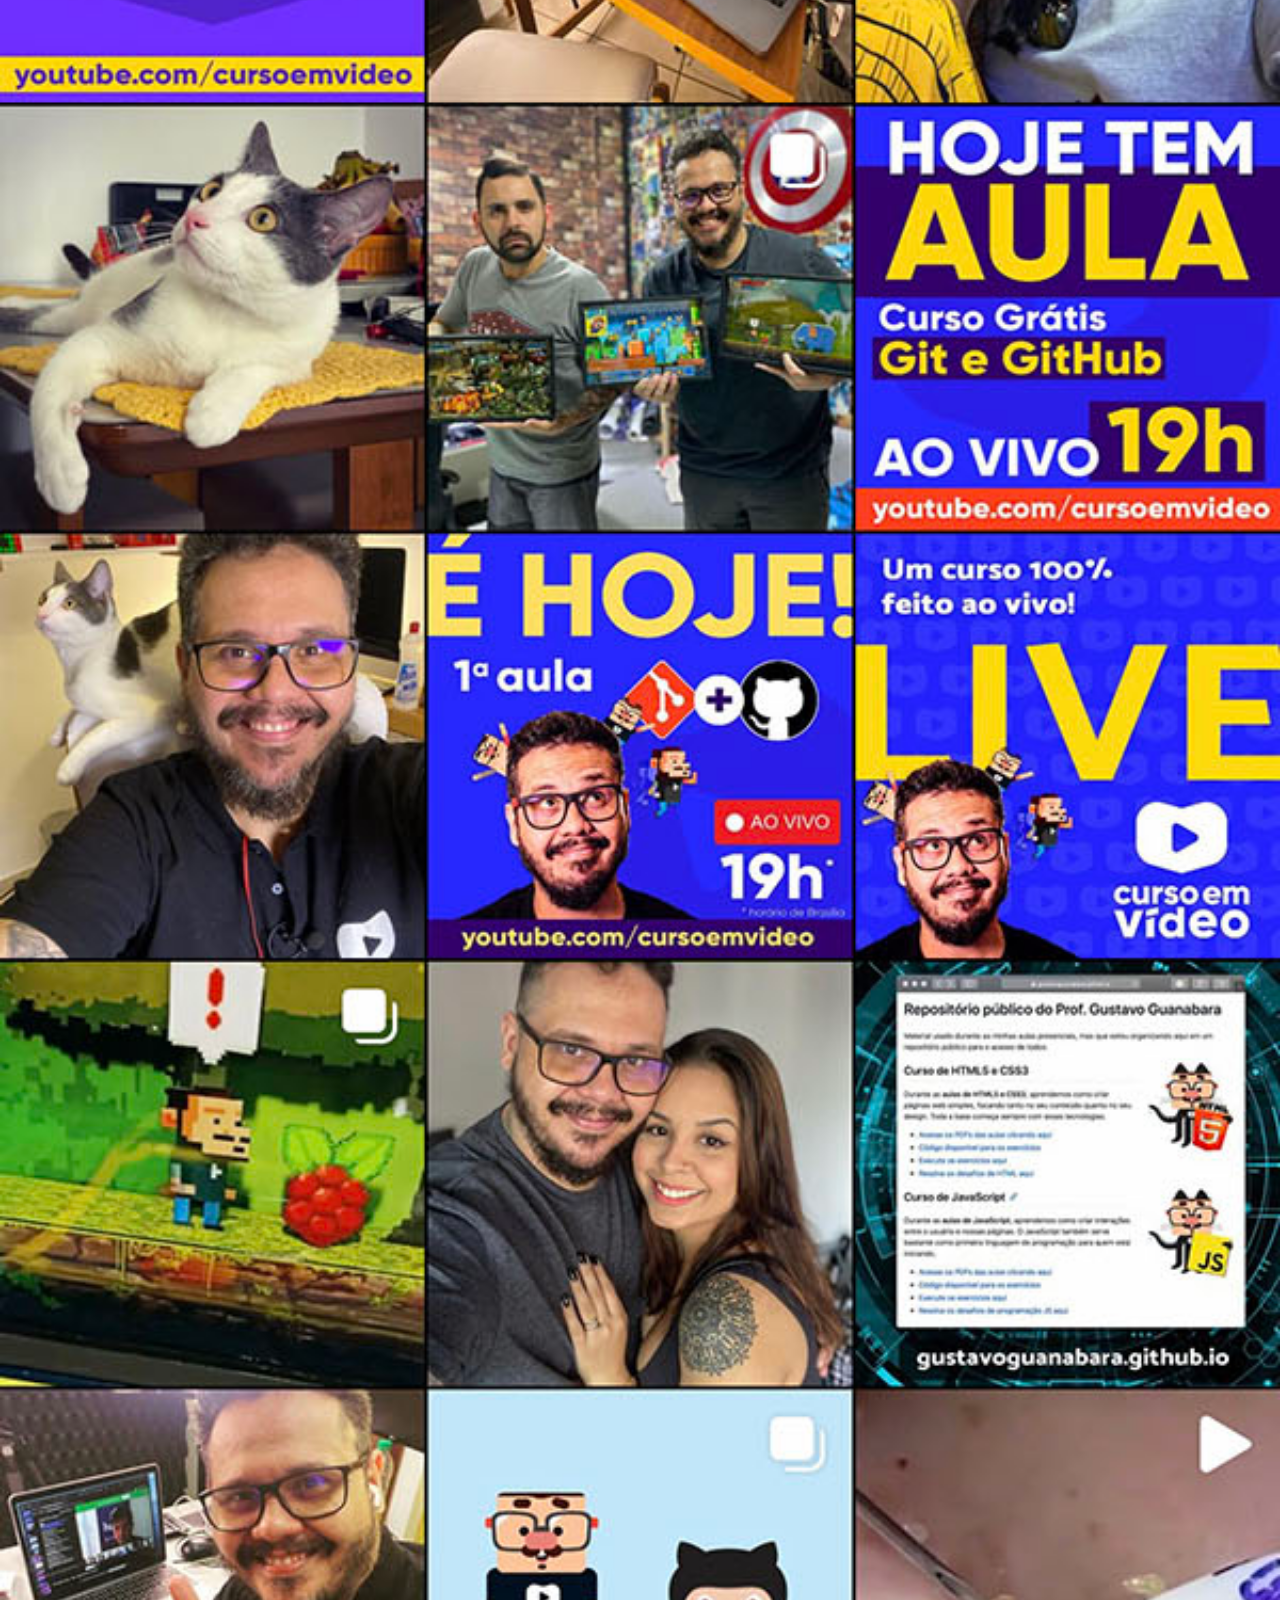
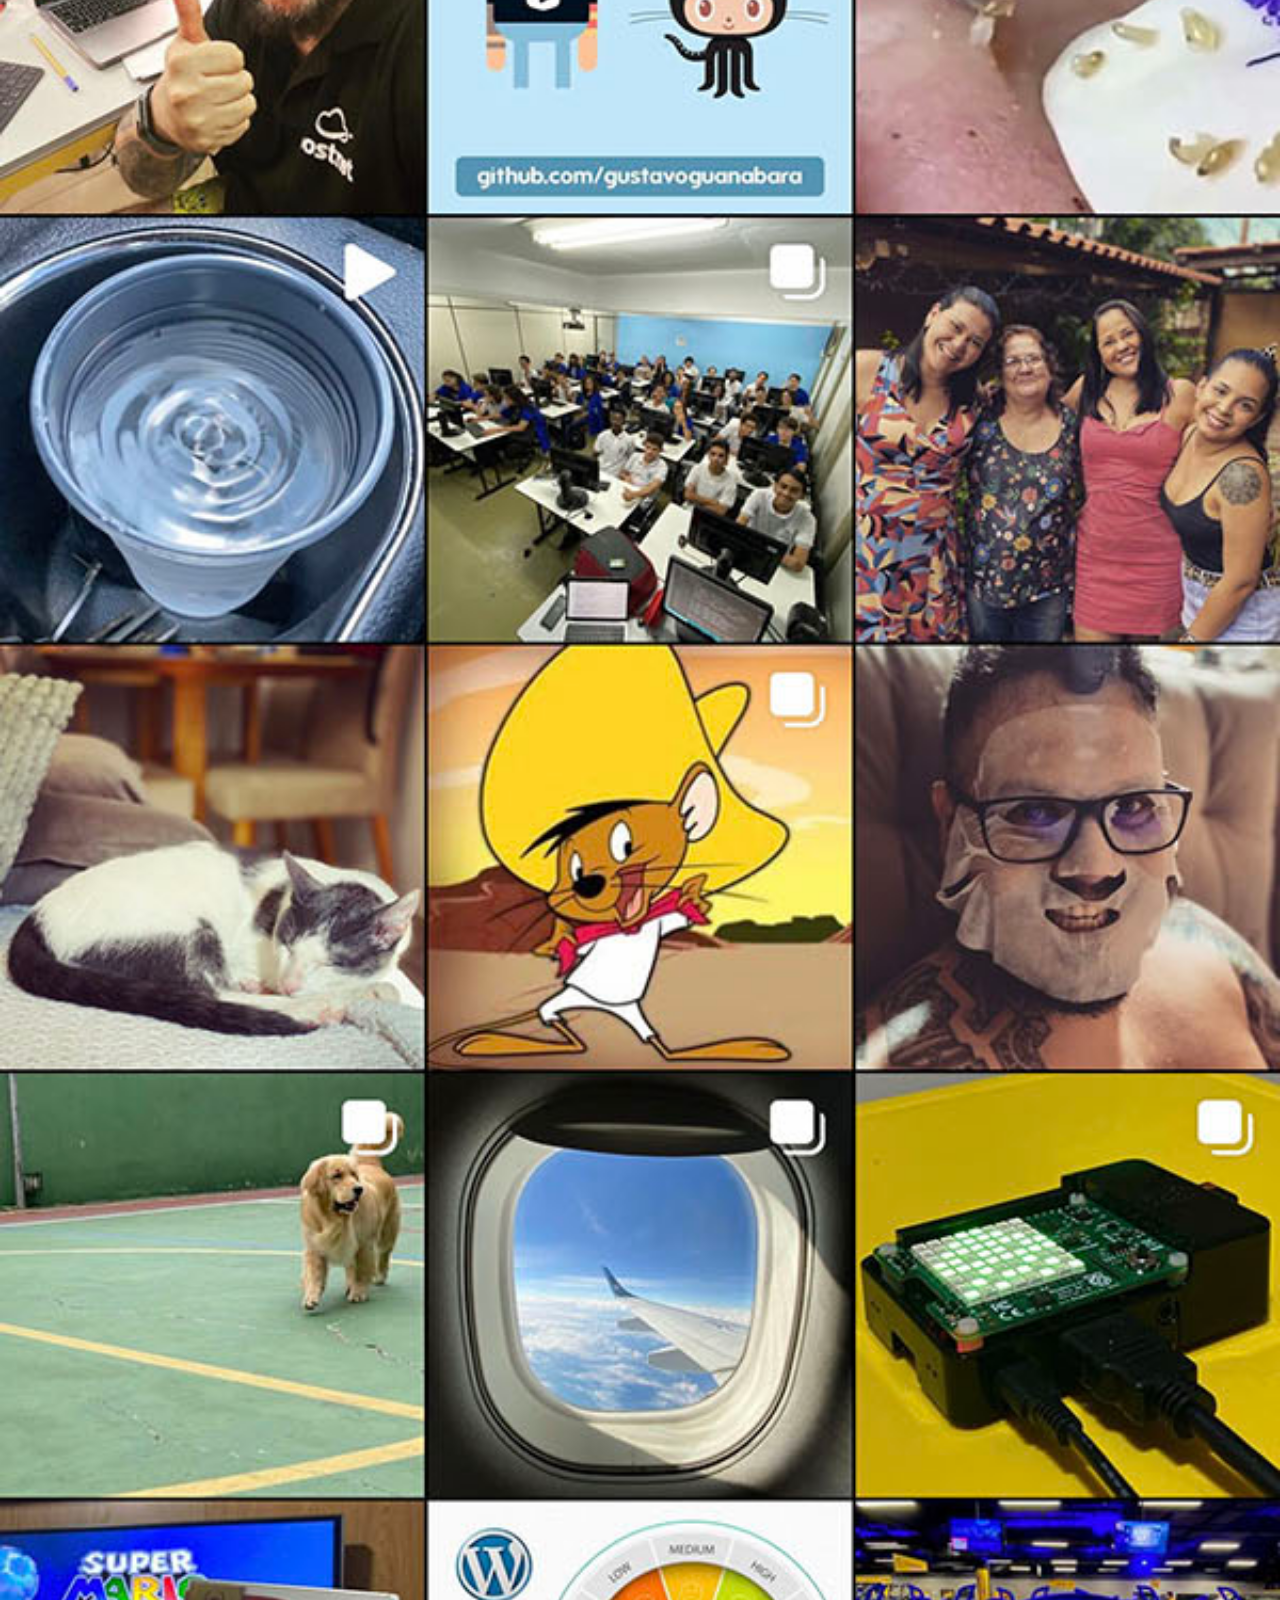
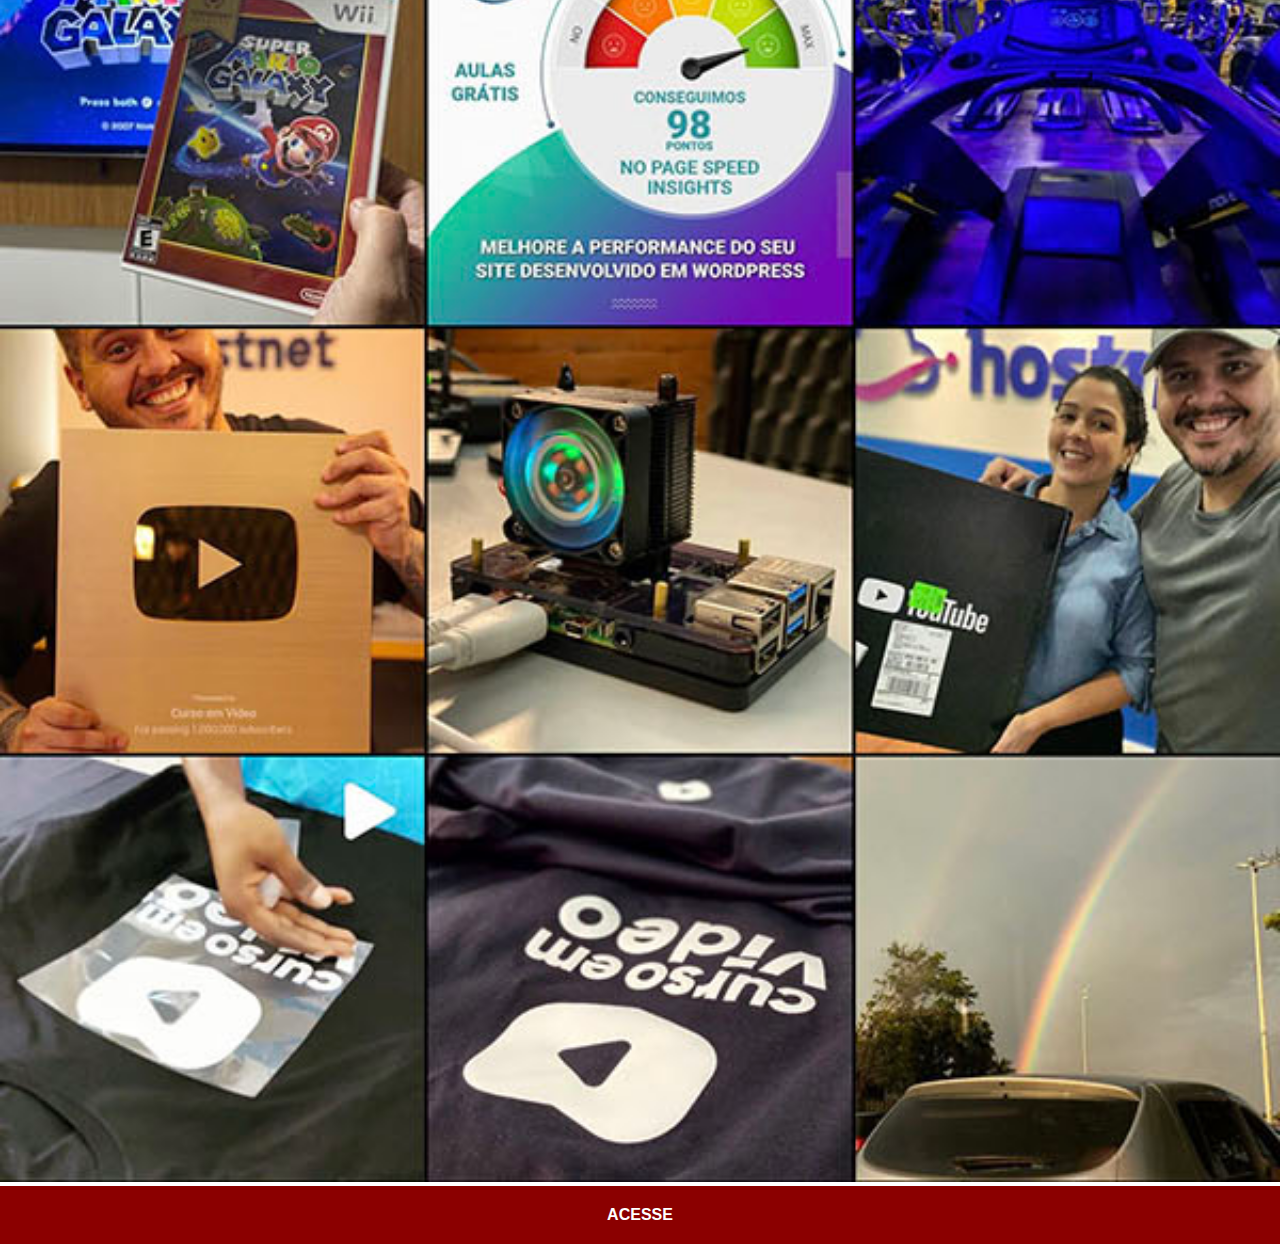
<file: instagram.html>
<!DOCTYPE html>
<html lang="pt-br">
<head>
    <meta charset="UTF-8">
    <meta http-equiv="X-UA-Compatible" content="IE=edge">
    <meta name="viewport" content="width=device-width, initial-scale=1.0">
    <title>Instagram</title>
    <link rel="stylesheet" href="estilos/social.css">
</head>
<body>
    <img src="imagens/tela-instagram.jpg" alt="Instagram">
    <a href="https://www.instagram.com/cicero_vilela/" target="_blank">ACESSE</a>
</body>
</html>
</file>
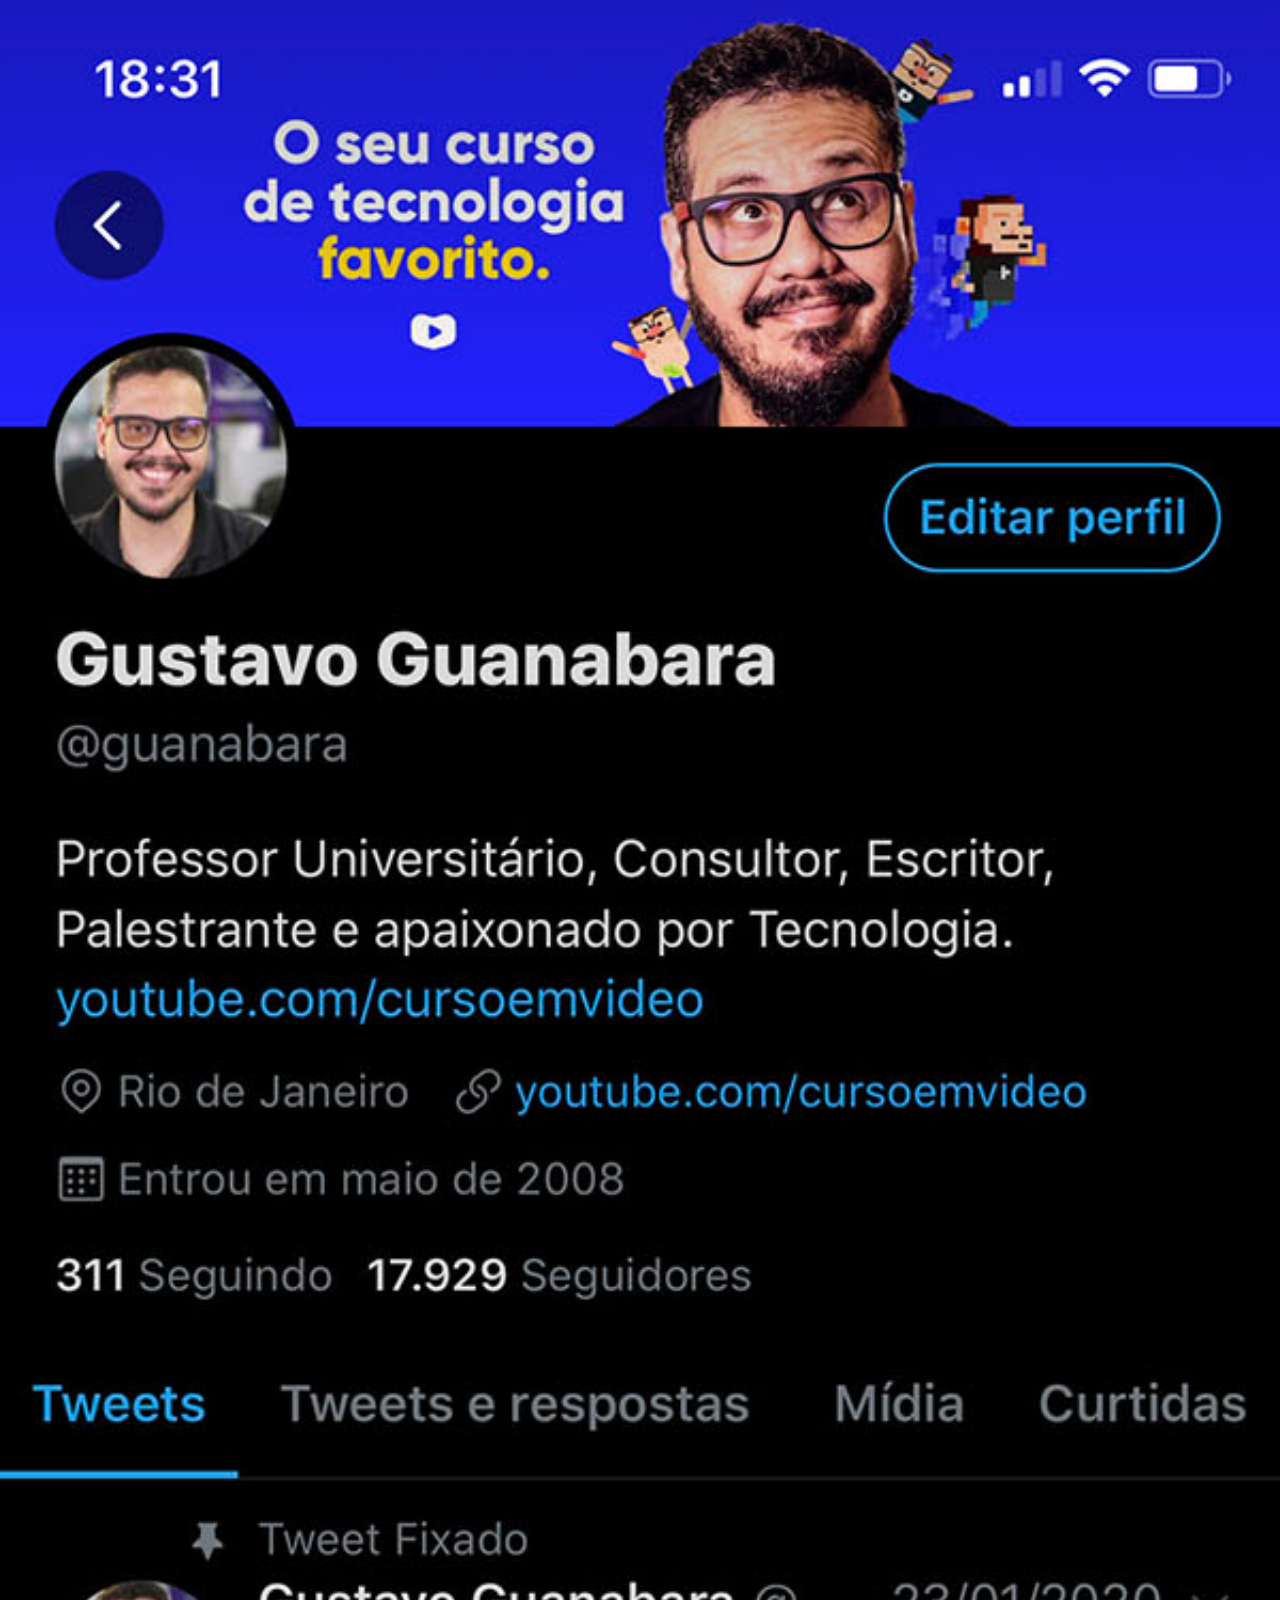
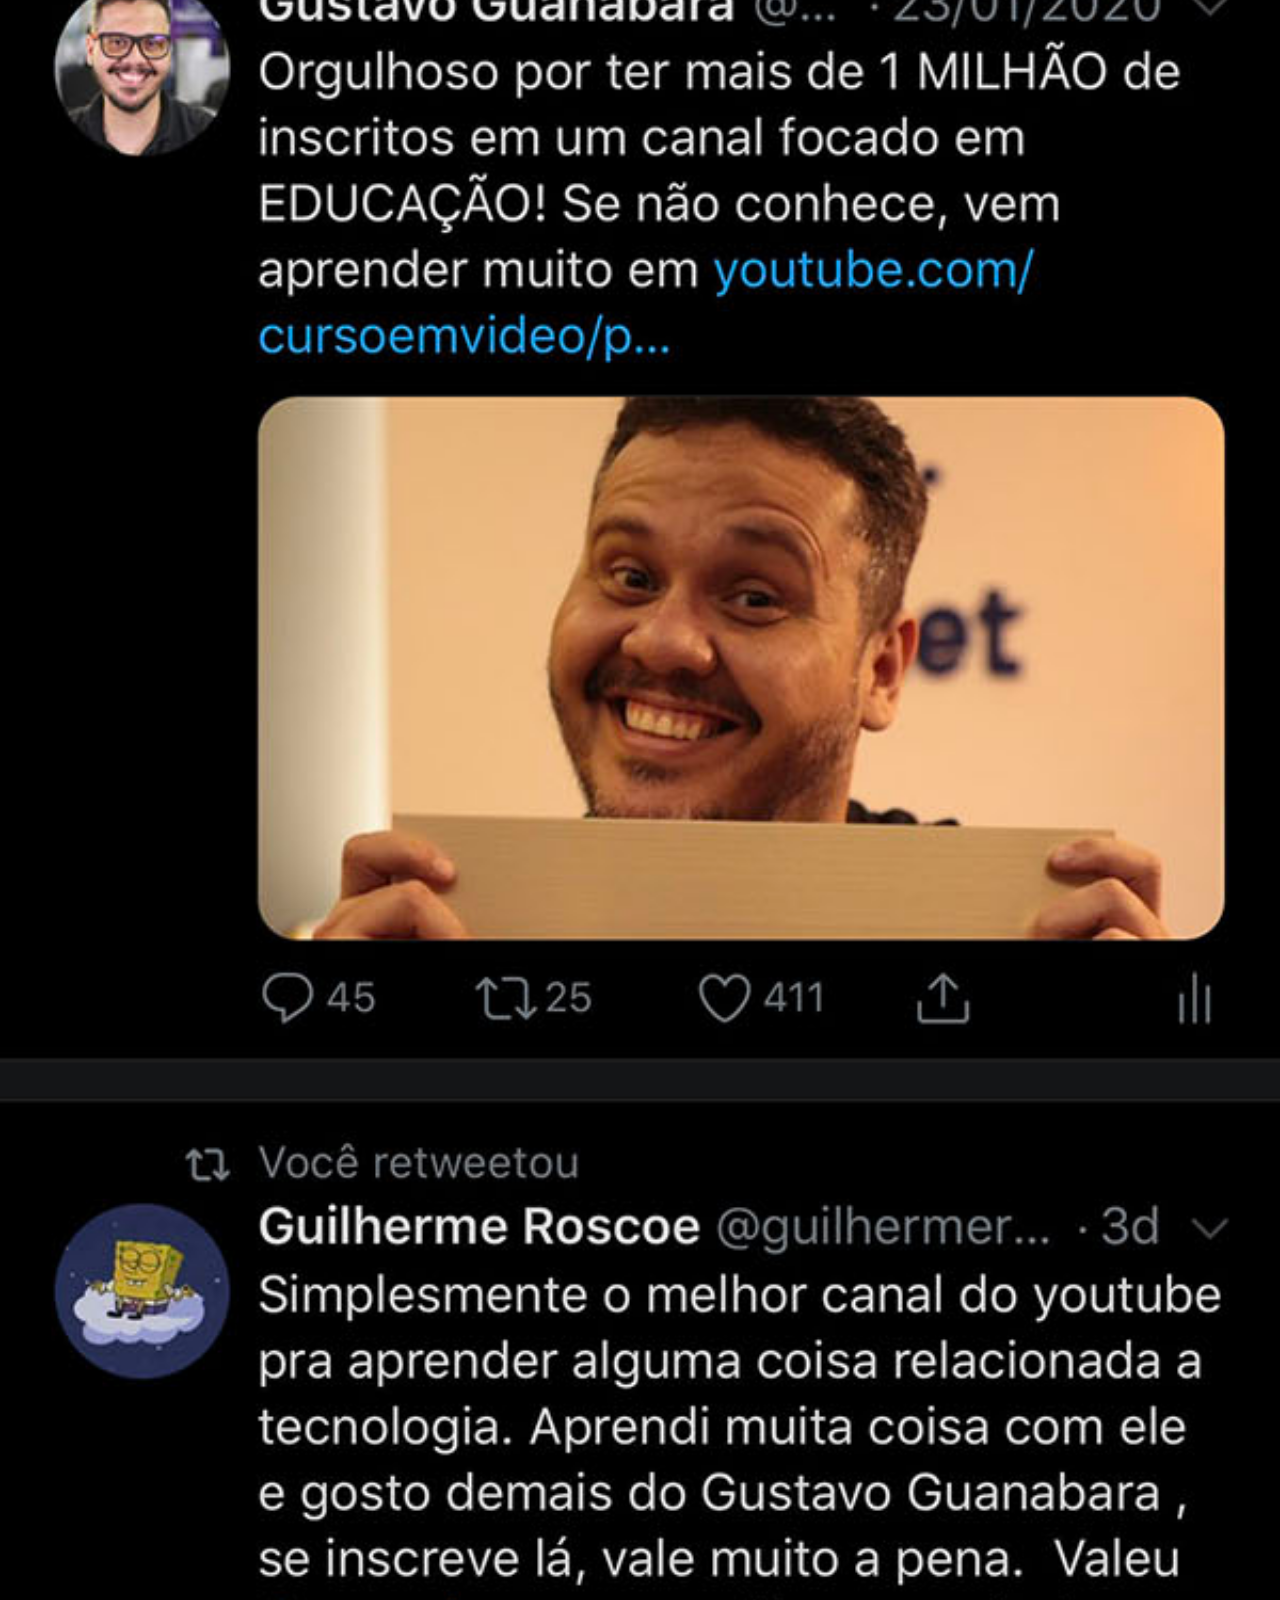
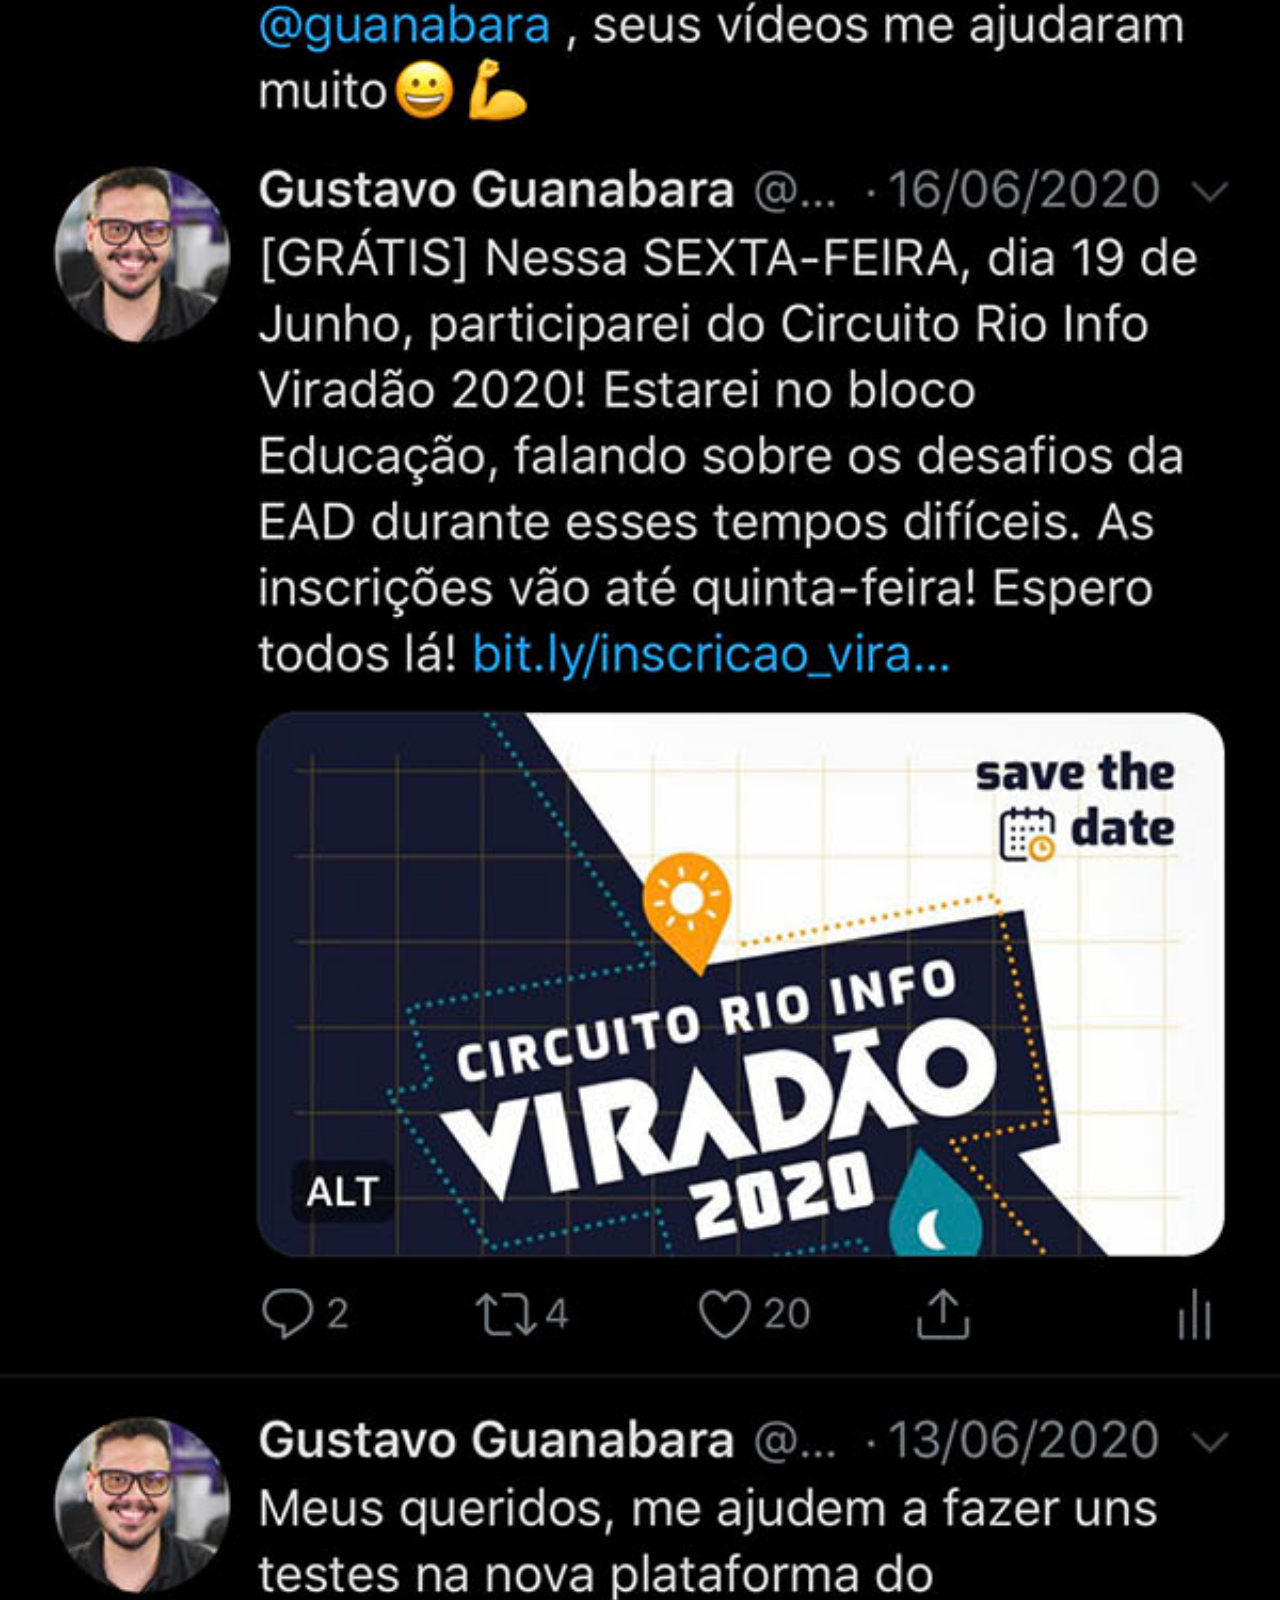
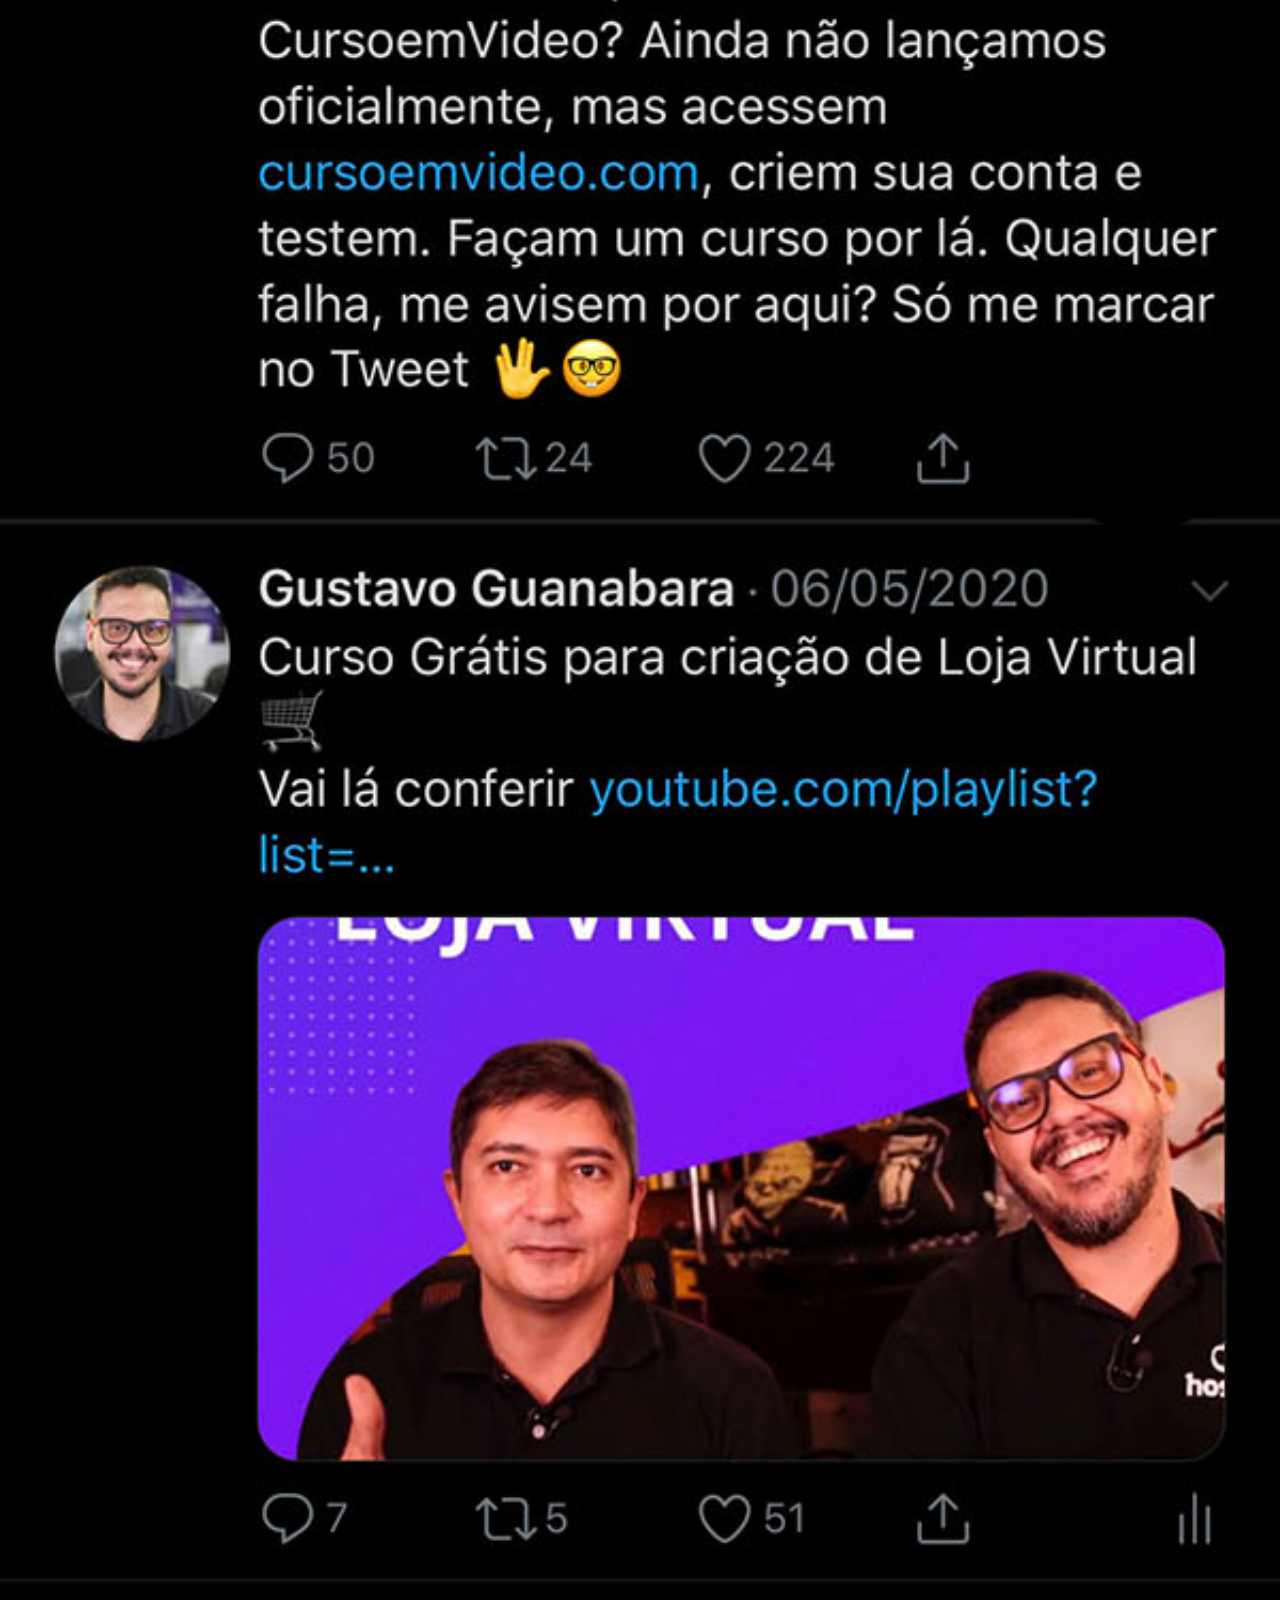
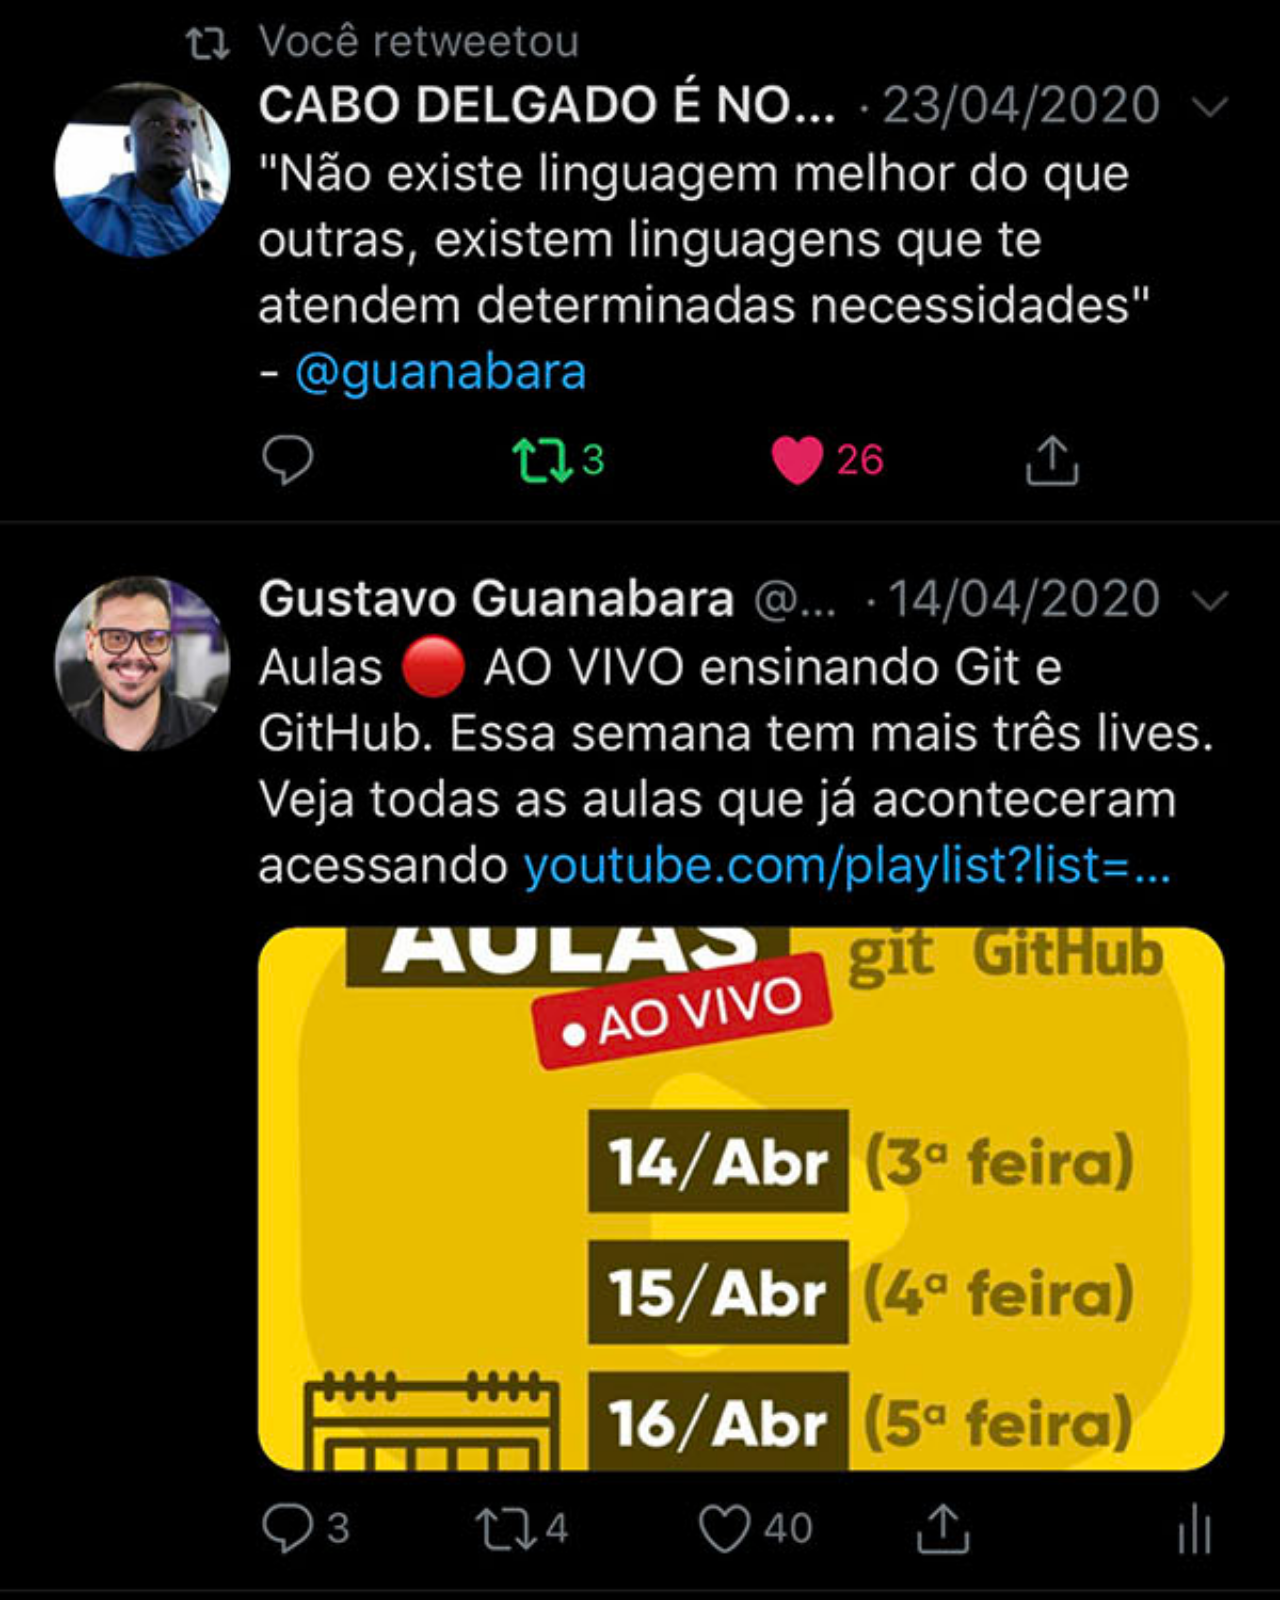
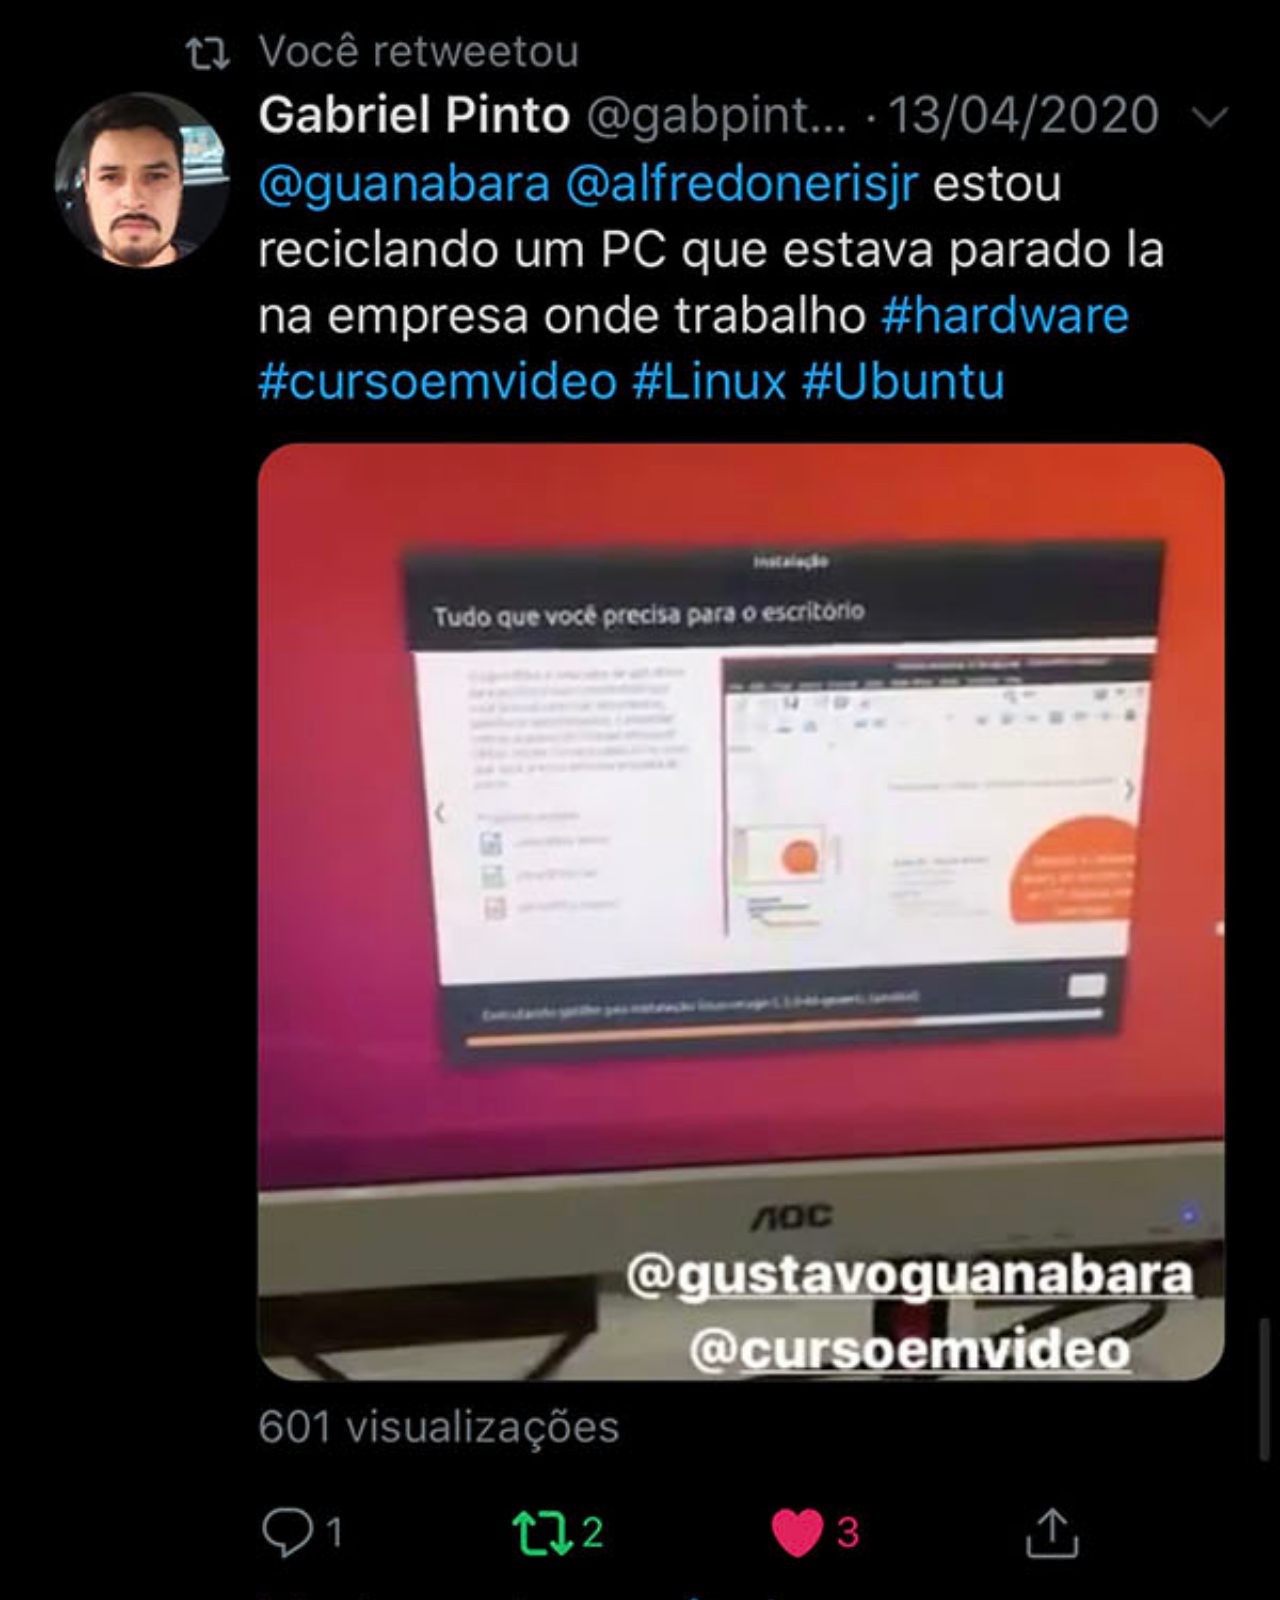
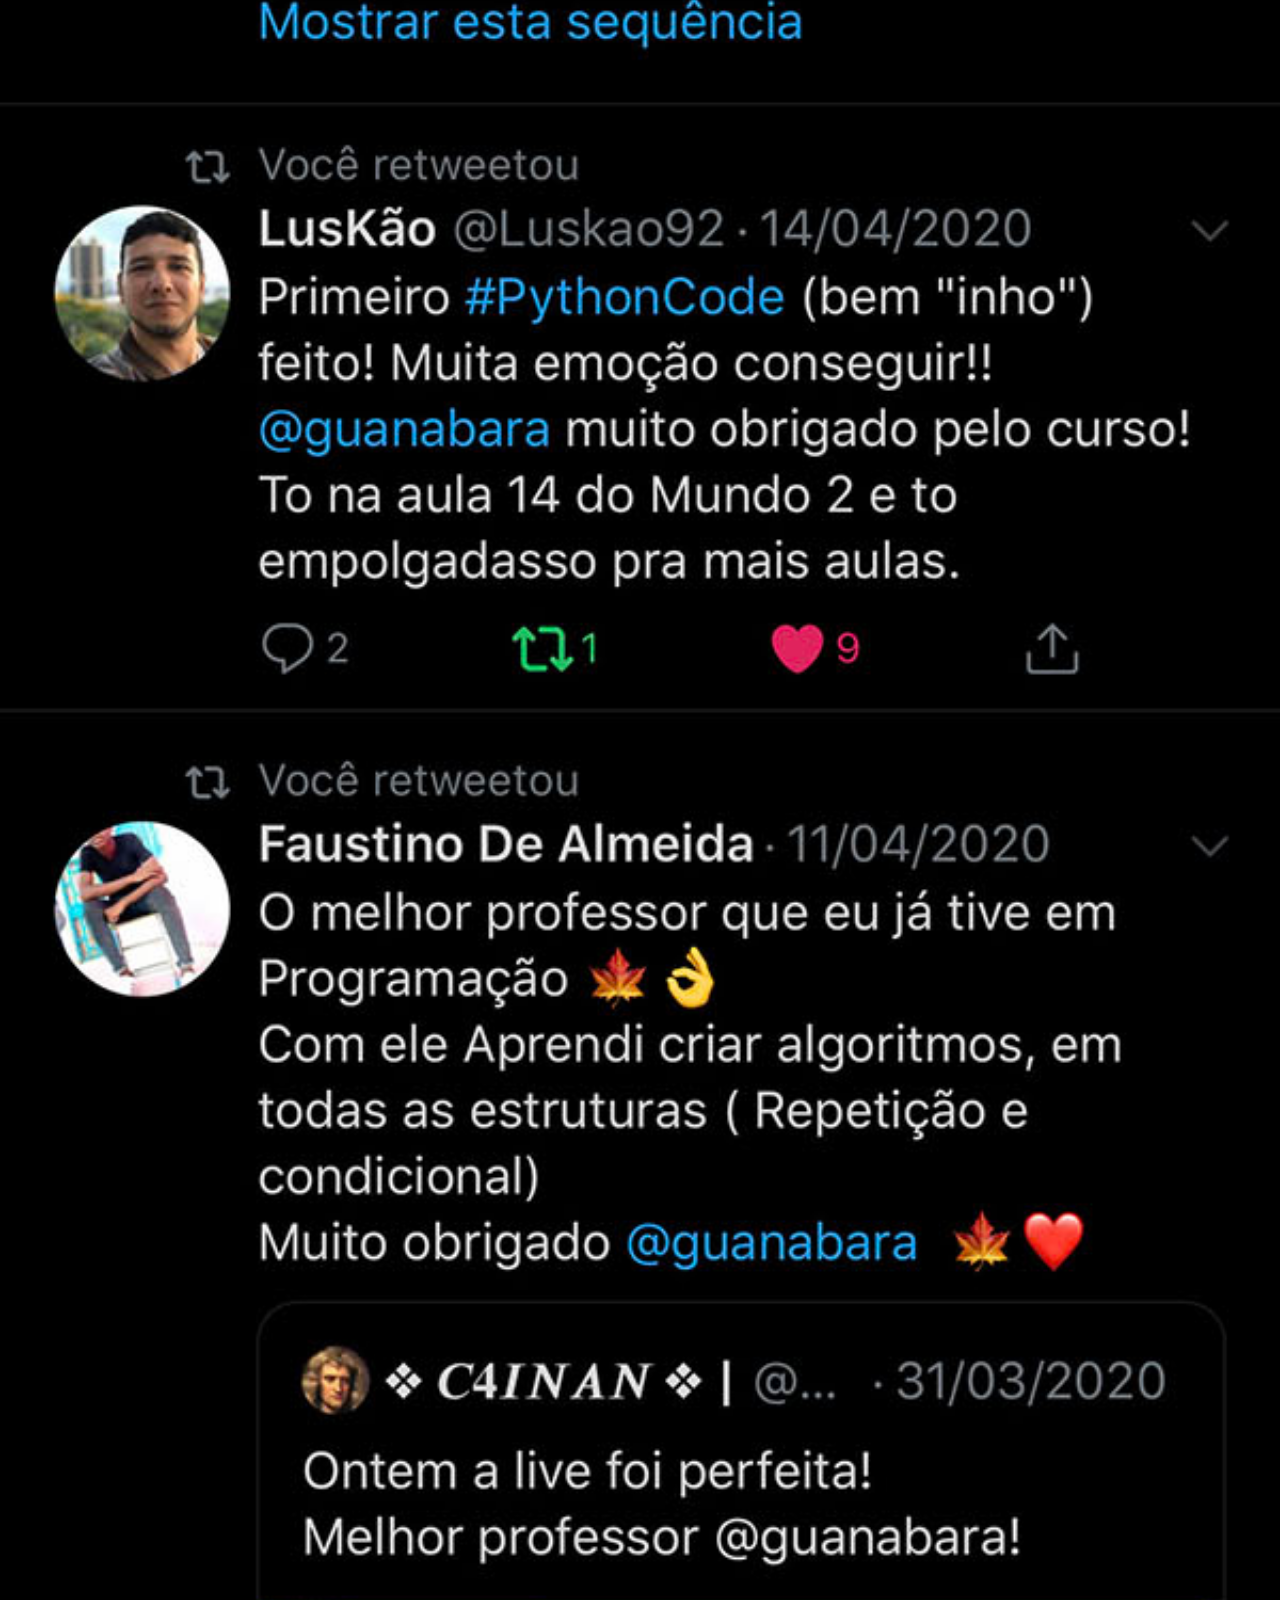
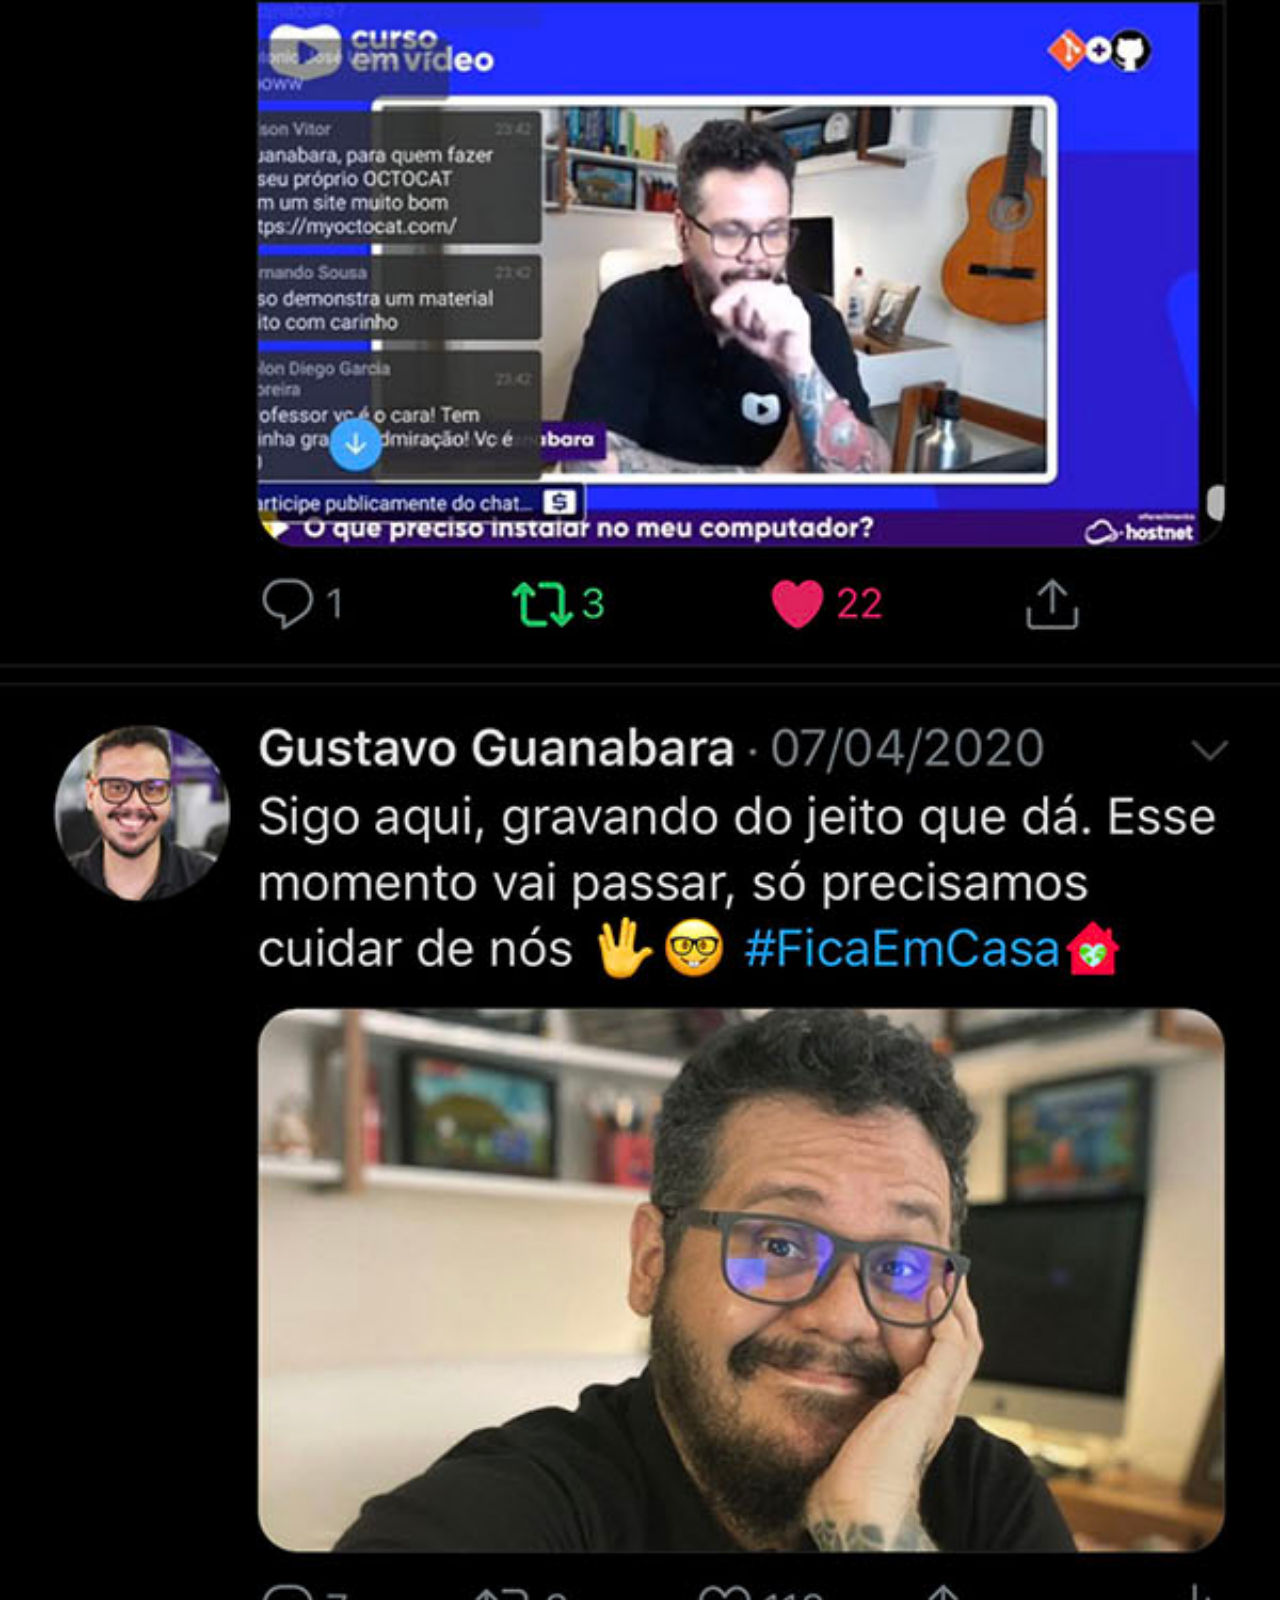
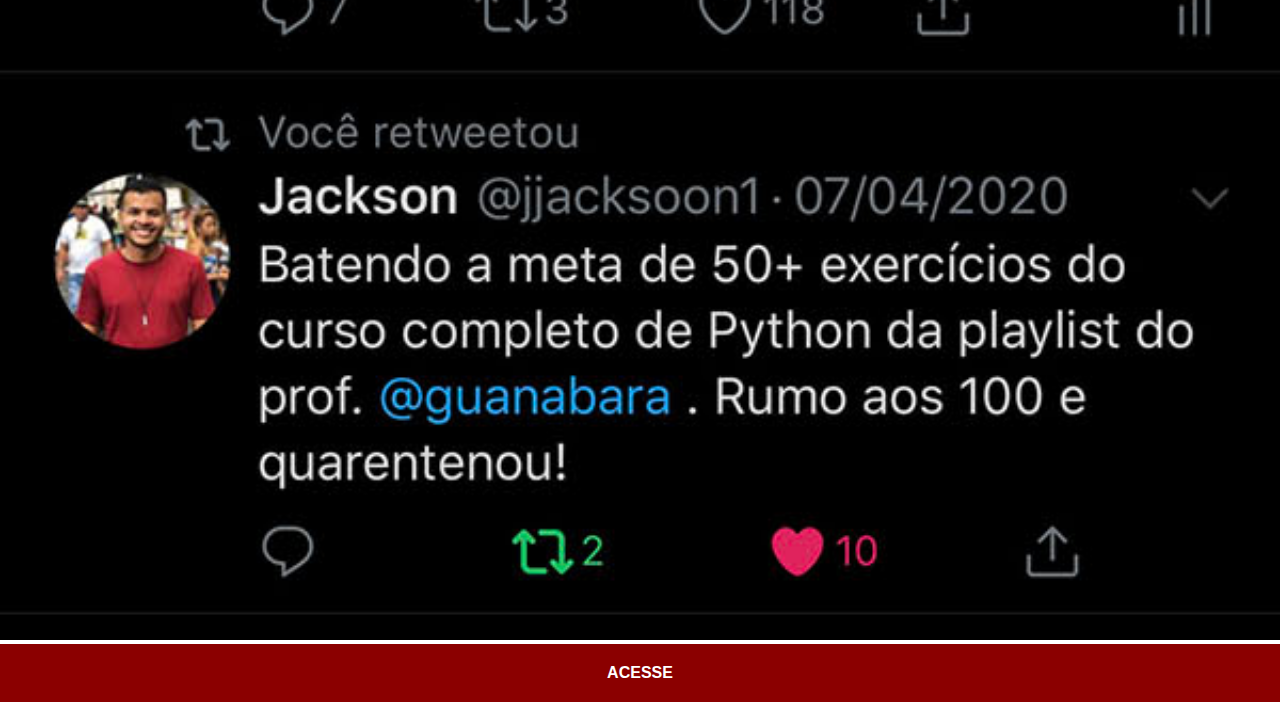
<file: twitter.html>
<!DOCTYPE html>
<html lang="pt-br">
<head>
    <meta charset="UTF-8">
    <meta http-equiv="X-UA-Compatible" content="IE=edge">
    <meta name="viewport" content="width=device-width, initial-scale=1.0">
    <title>Twitter</title>
    <link rel="stylesheet" href="estilos/social.css">
</head>
<body>
    <img src="imagens/tela-twitter.jpg" alt="Twitter">
    <a href="https://twitter.com/VilelaCicero" target="_blank">ACESSE</a>
</body>
</html>
</file>
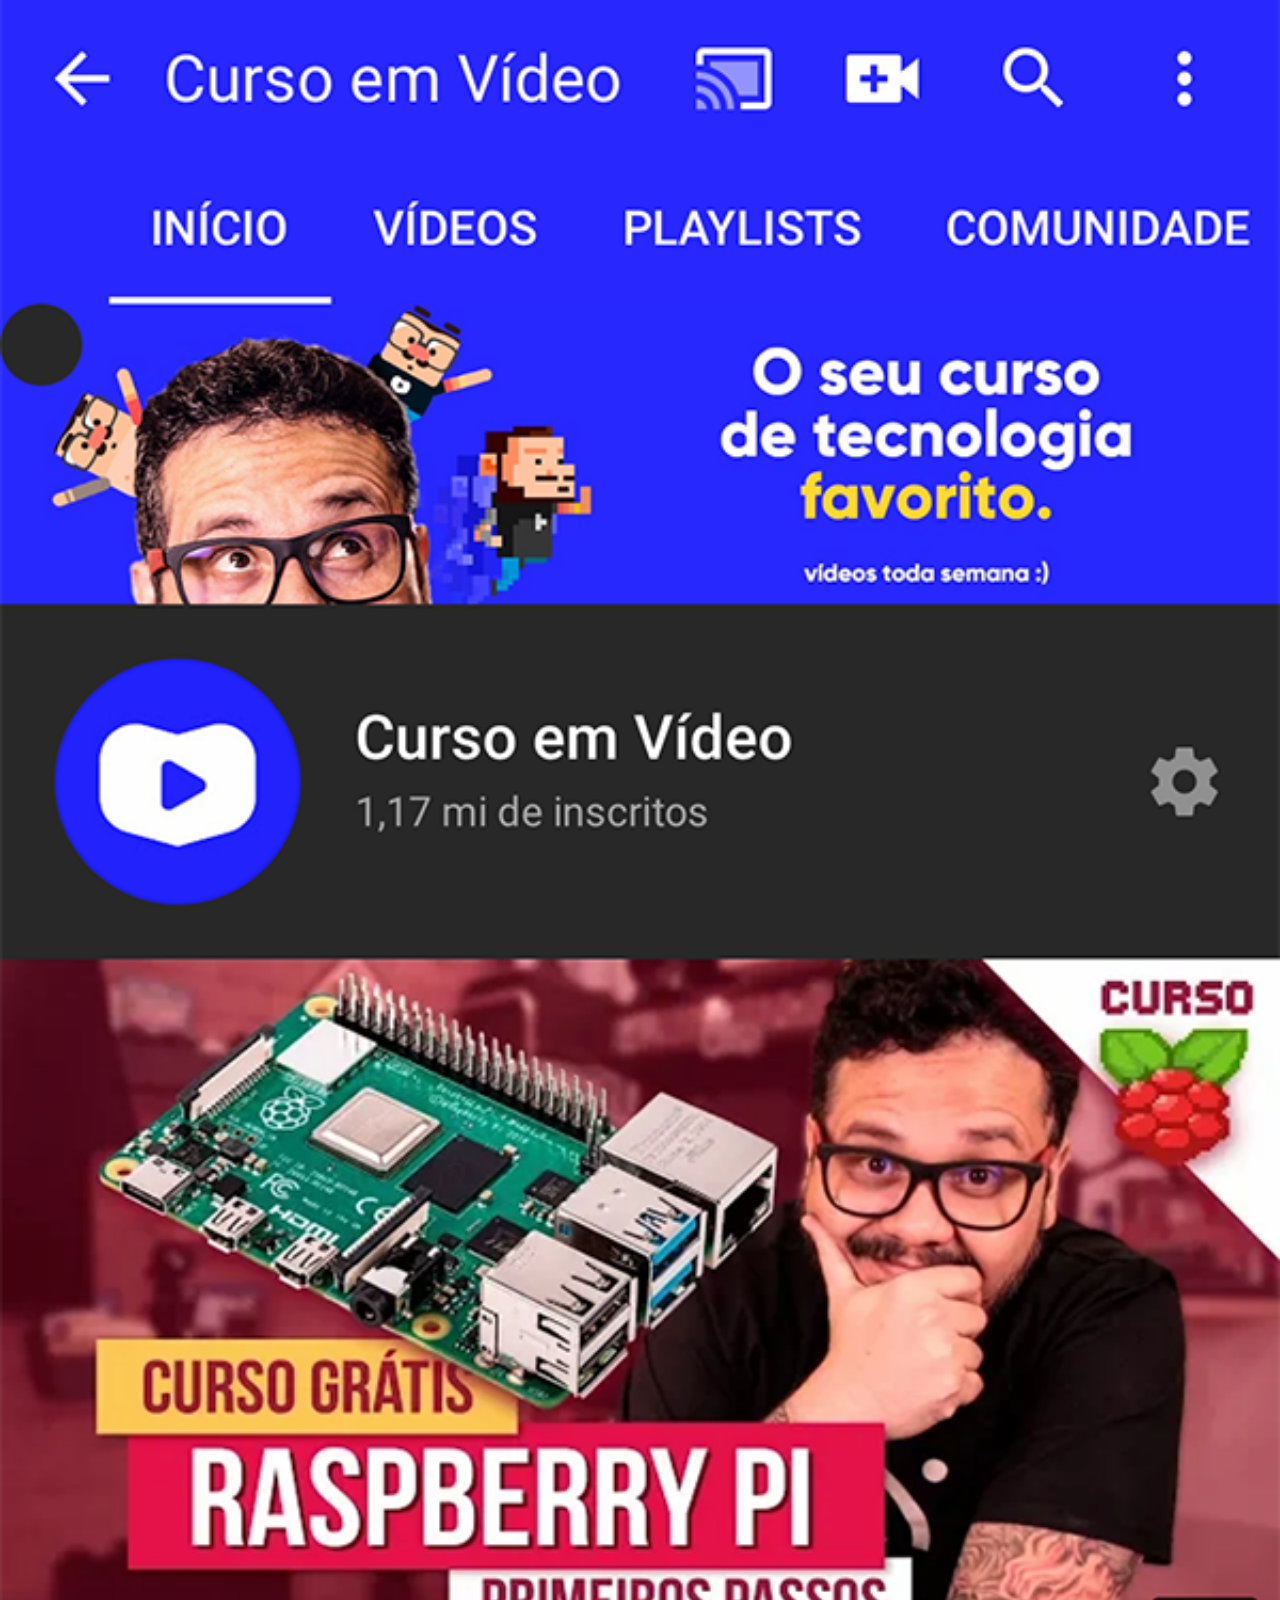
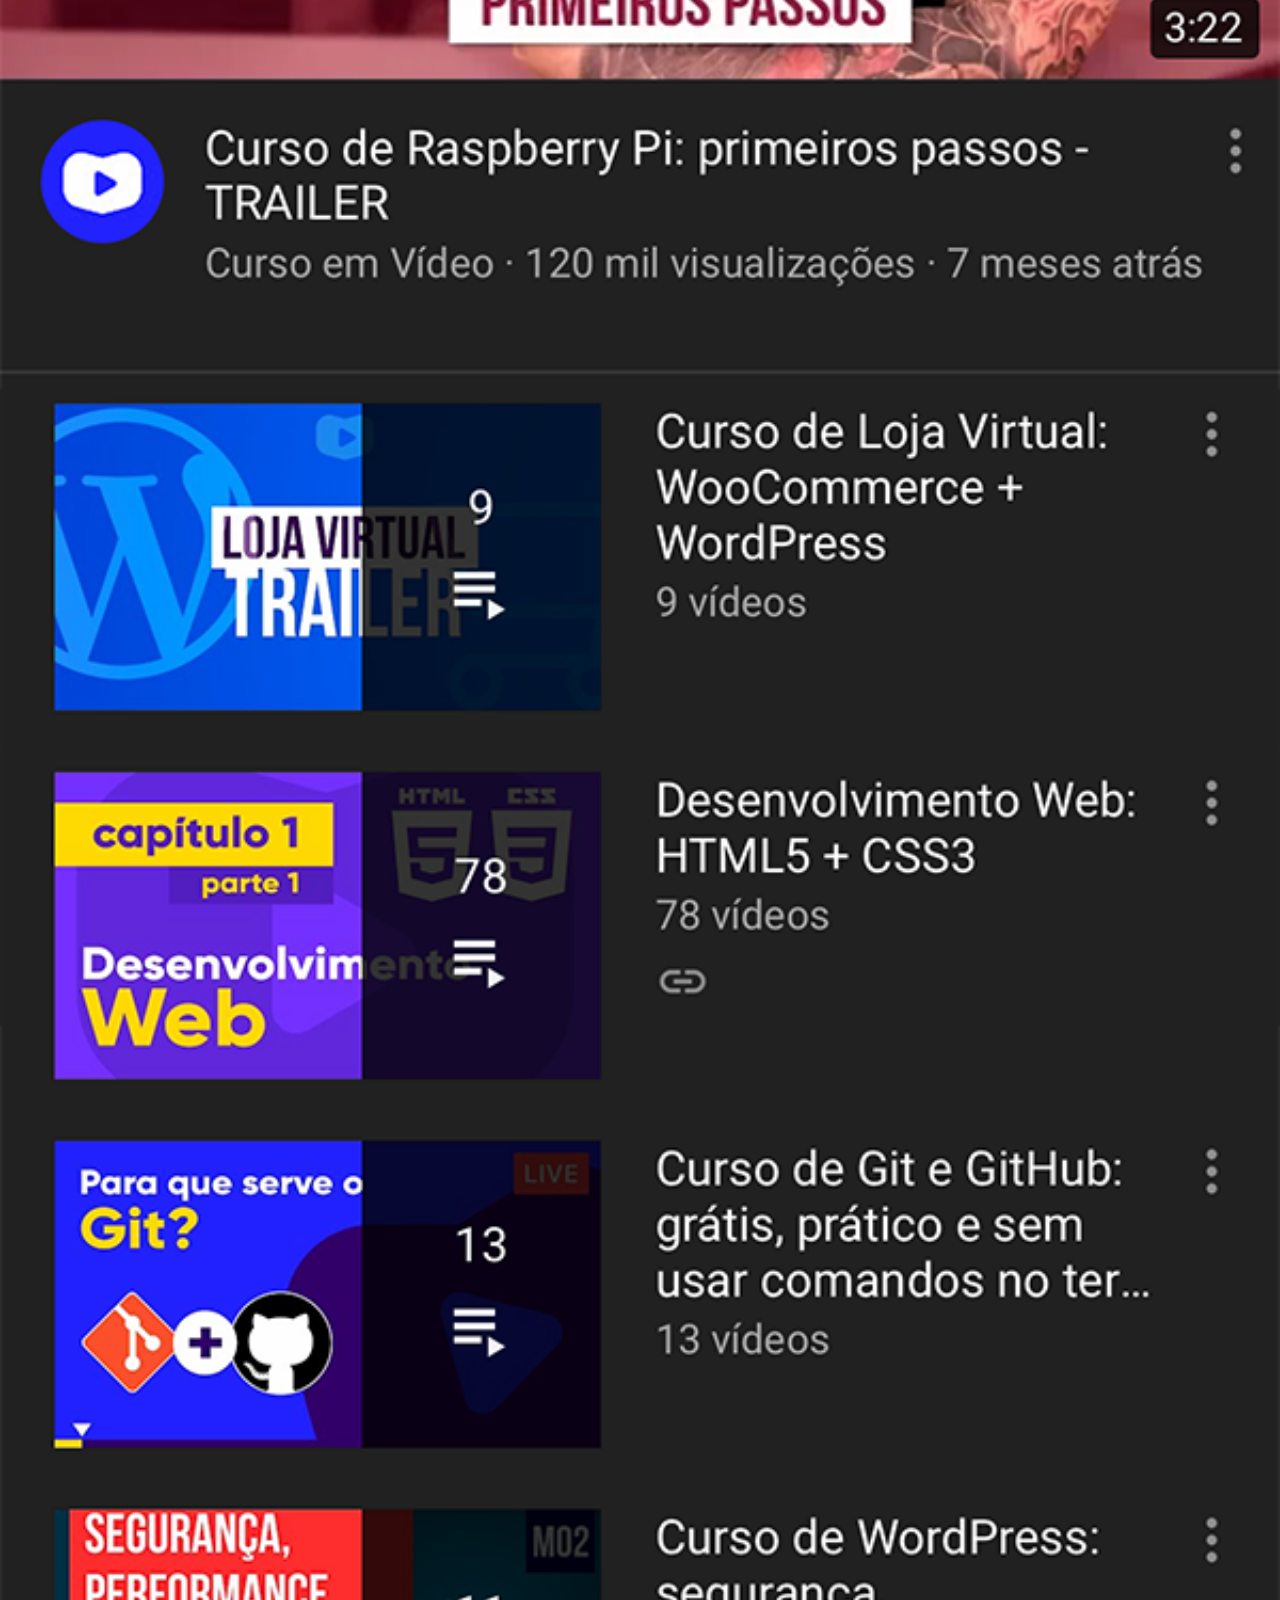
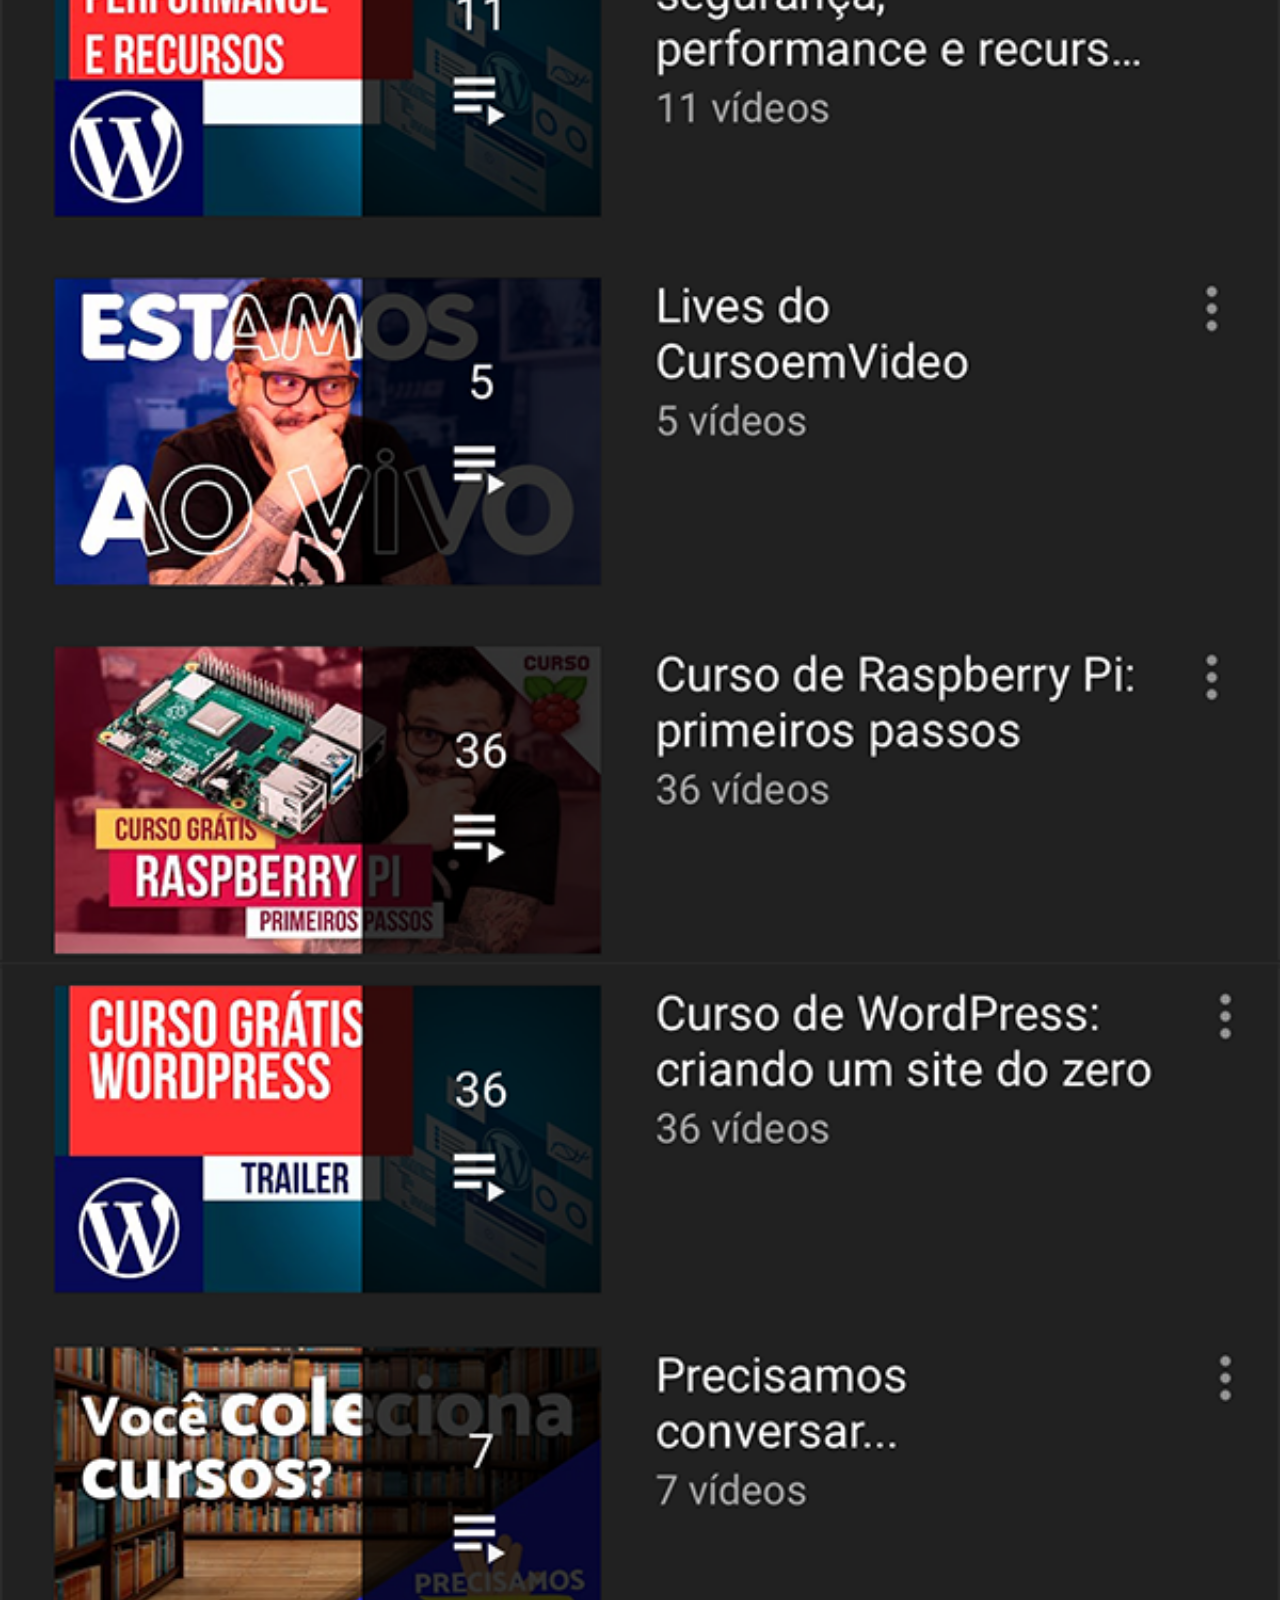
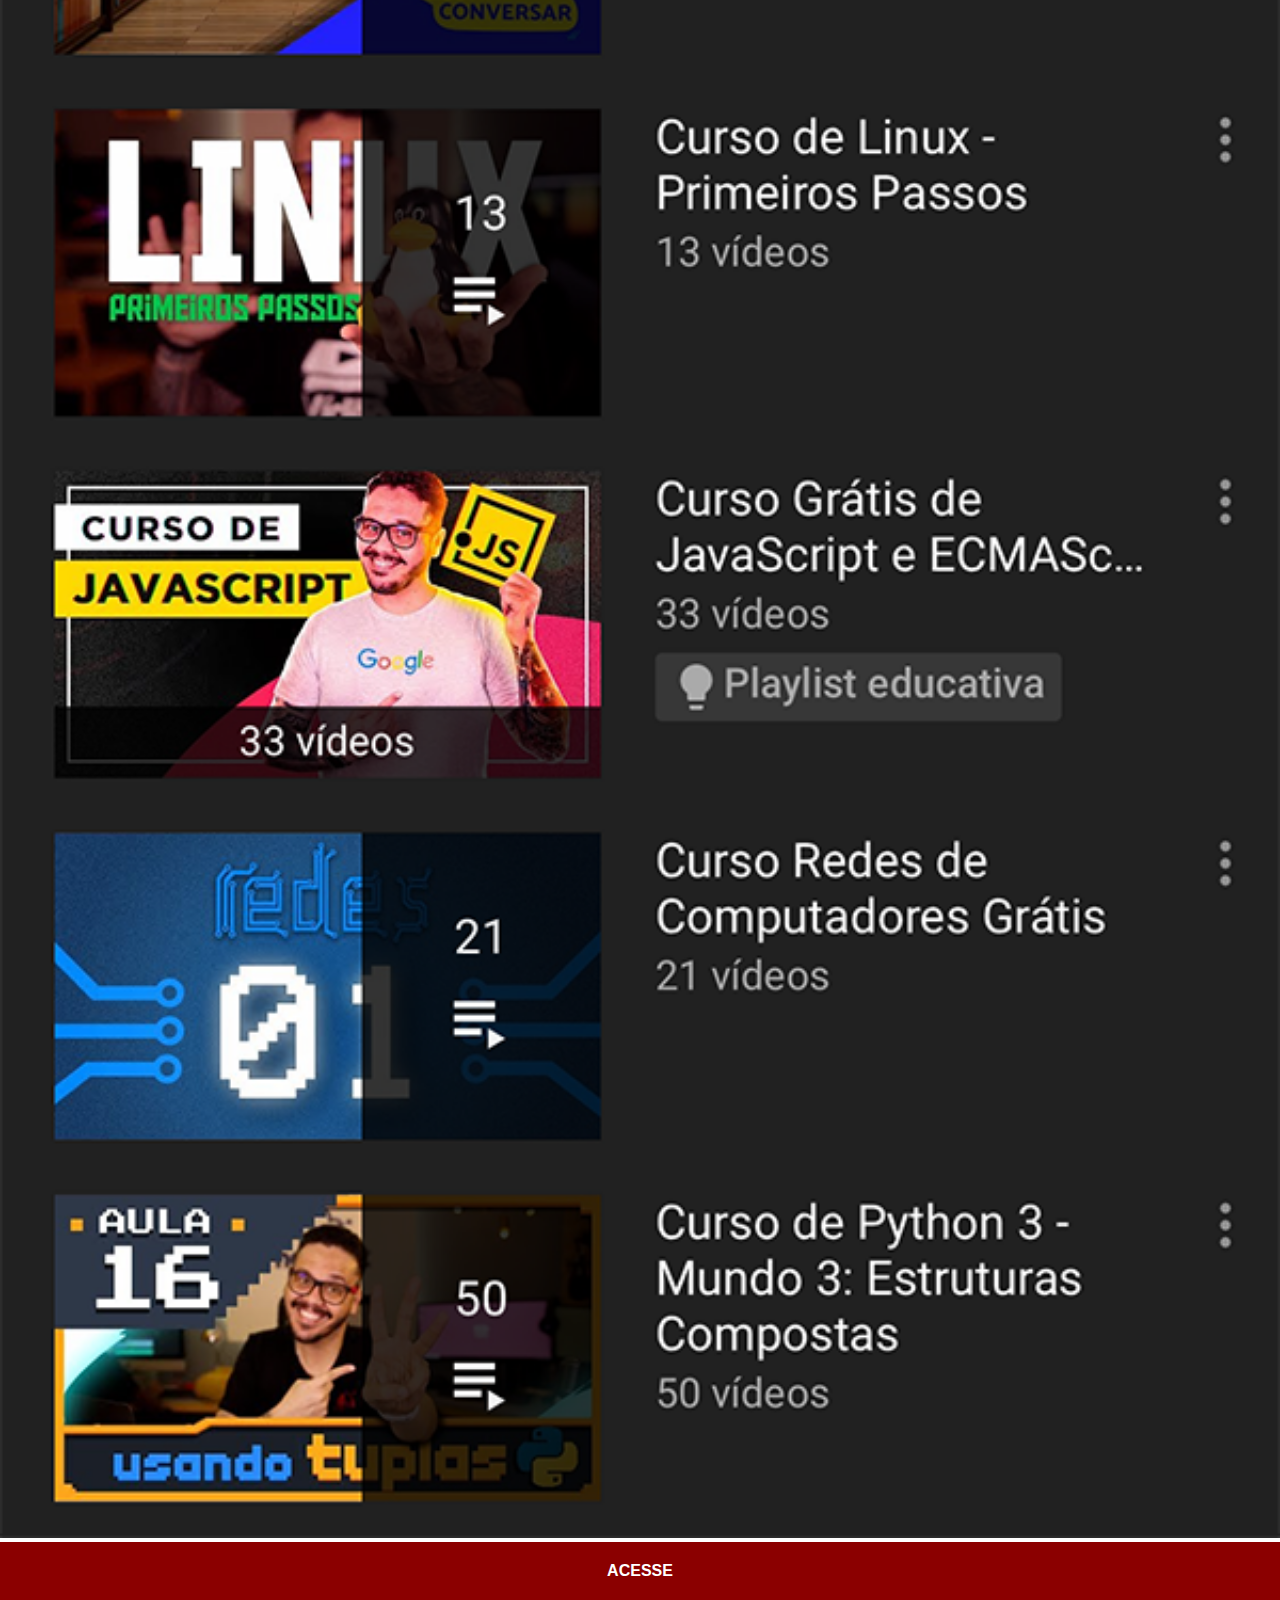
<file: youtube.html>
<!DOCTYPE html>
<html lang="pt-br">
<head>
    <meta charset="UTF-8">
    <meta http-equiv="X-UA-Compatible" content="IE=edge">
    <meta name="viewport" content="width=device-width, initial-scale=1.0">
    <title>YouTube</title>
    <link rel="stylesheet" href="estilos/social.css">
    
</head>
<body>
    <img src="imagens/tela-youtube.png" alt="YouTube">
    <a href="https://www.youtube.com/user/cicevil" target="_blank">ACESSE</a>
    
</body>
</html>
</file>
<file: estilos/style.css>
@charset "UTF-8";

*{
    margin: 0px;
    padding: 0px;
    font-family: Arial, Helvetica, sans-serif;
}

html, body {
    height: 100vh;
    width: 100vw;
    background-color: black;
}

body {
    background: url('../imagens/fundo-madeira.jpg') no-repeat top center;
    background-size: cover;
    background-attachment: fixed;
}

main {
    height: 100vh;
    position: relative;
}

section#telefone {
    position: absolute;
    top: 50%;
    left: 50%;
    transform: translate(-50%, -50%);
    height: 627px;
    width: 311px;
    background: url('../imagens/frame-iphone.png')
    no-repeat;
}

iframe#tela {
    position: relative;
    top: 80px;
    left: 22px;
    width: 267px;
    height: 471px;
}

section#redes-sociais {
    text-align: right;
}

section#redes-sociais img {
    width: 50px;
    margin: 10px;
    border-radius: 50%;
    box-shadow: 2px 2px 5px rgb(0, 0, 0, 400);
    box-sizing: border-box;
}

section#redes-sociais img:hover {
    border: 2px solid rgba(255, 255, 255, 0.603);
    transform: translate(-3px, -3px);
    box-shadow: 5px 5px 10px black;
    transition: transform .3s, border 1s;

}
</file>
<file: estilos/social.css>
@charset "UTF-8";

* {
    margin: 0px;
    padding: 0px;
    font-family: Arial, Helvetica, sans-serif;
}

::-webkit-scrollbar {
    width: 0px;
    height: 0px;
}

img {
    width: 100vw;
}

a {
    display: block;
    background-color: darkred;
    color: white;
    padding: 20px;
    text-align: center;
    font-weight: bolder;
    text-decoration: none;
}

a:hover {
    background-color: red;
}
</file>
